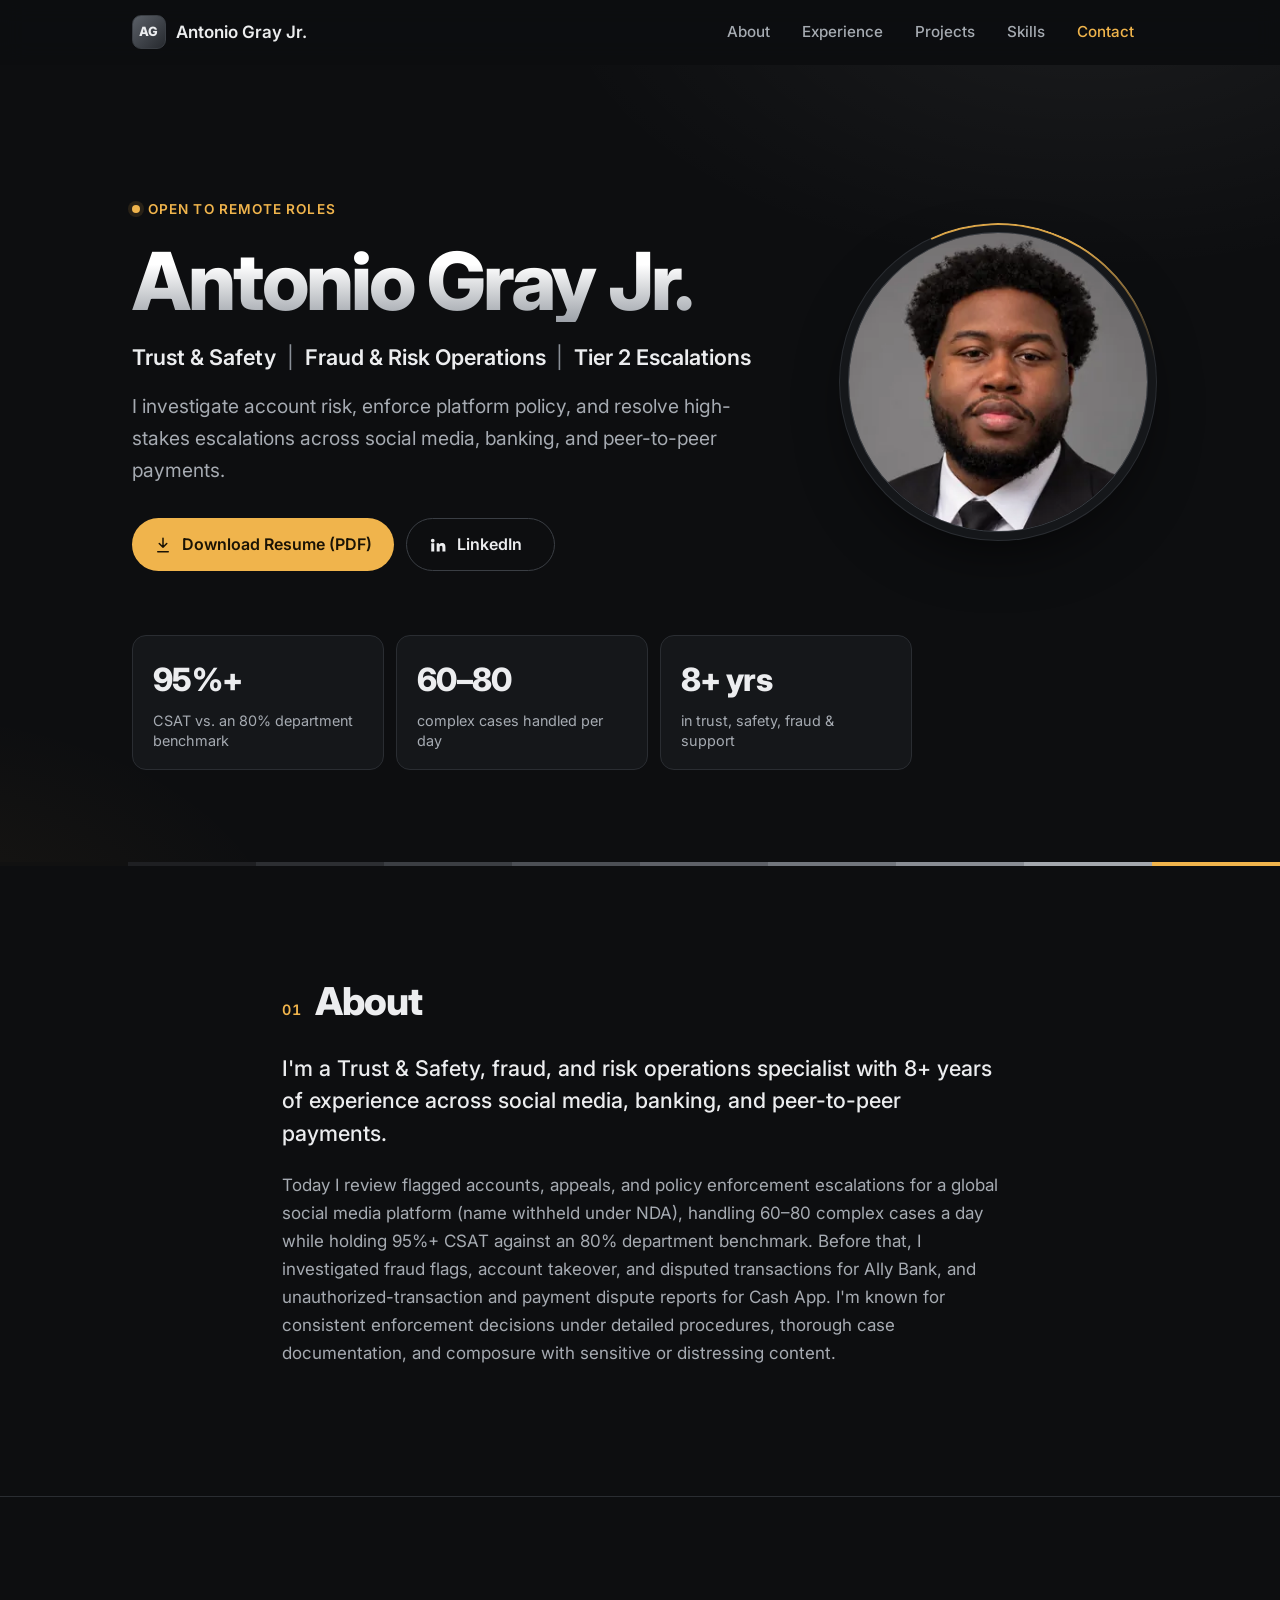
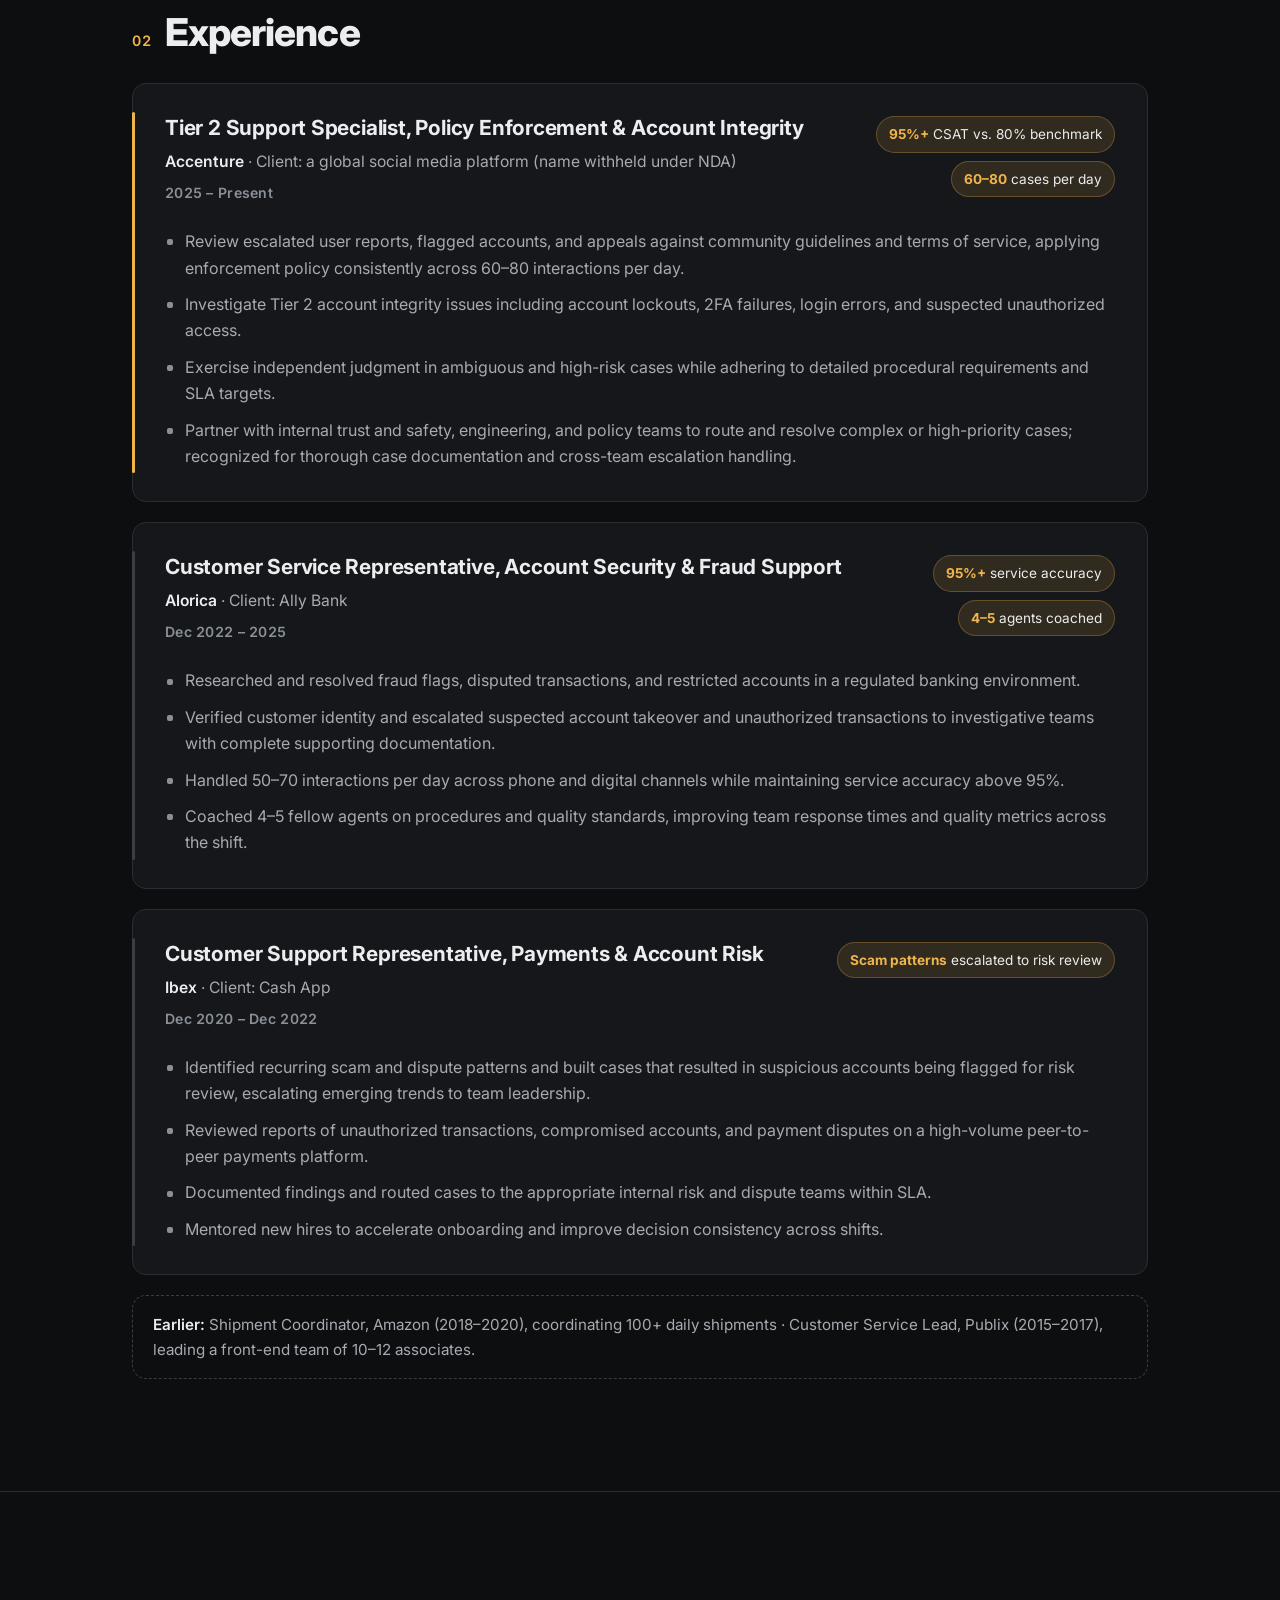
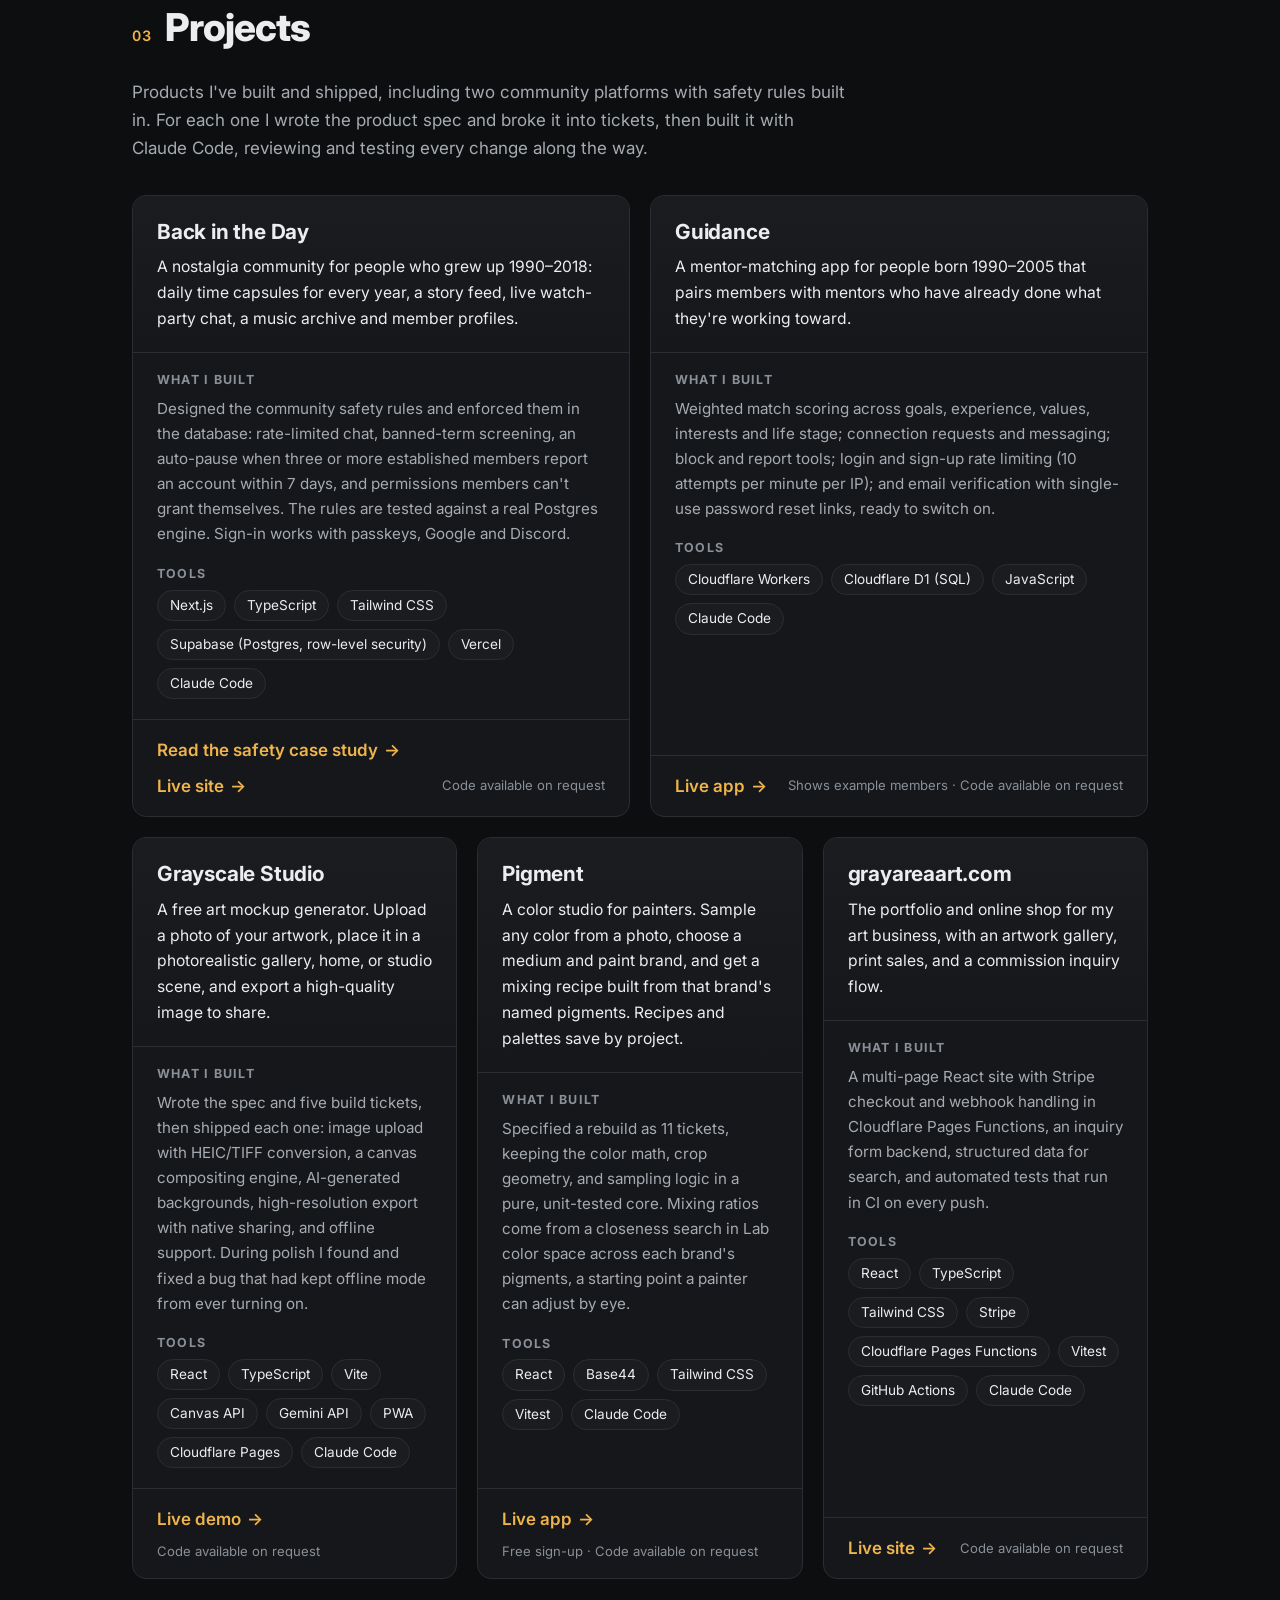
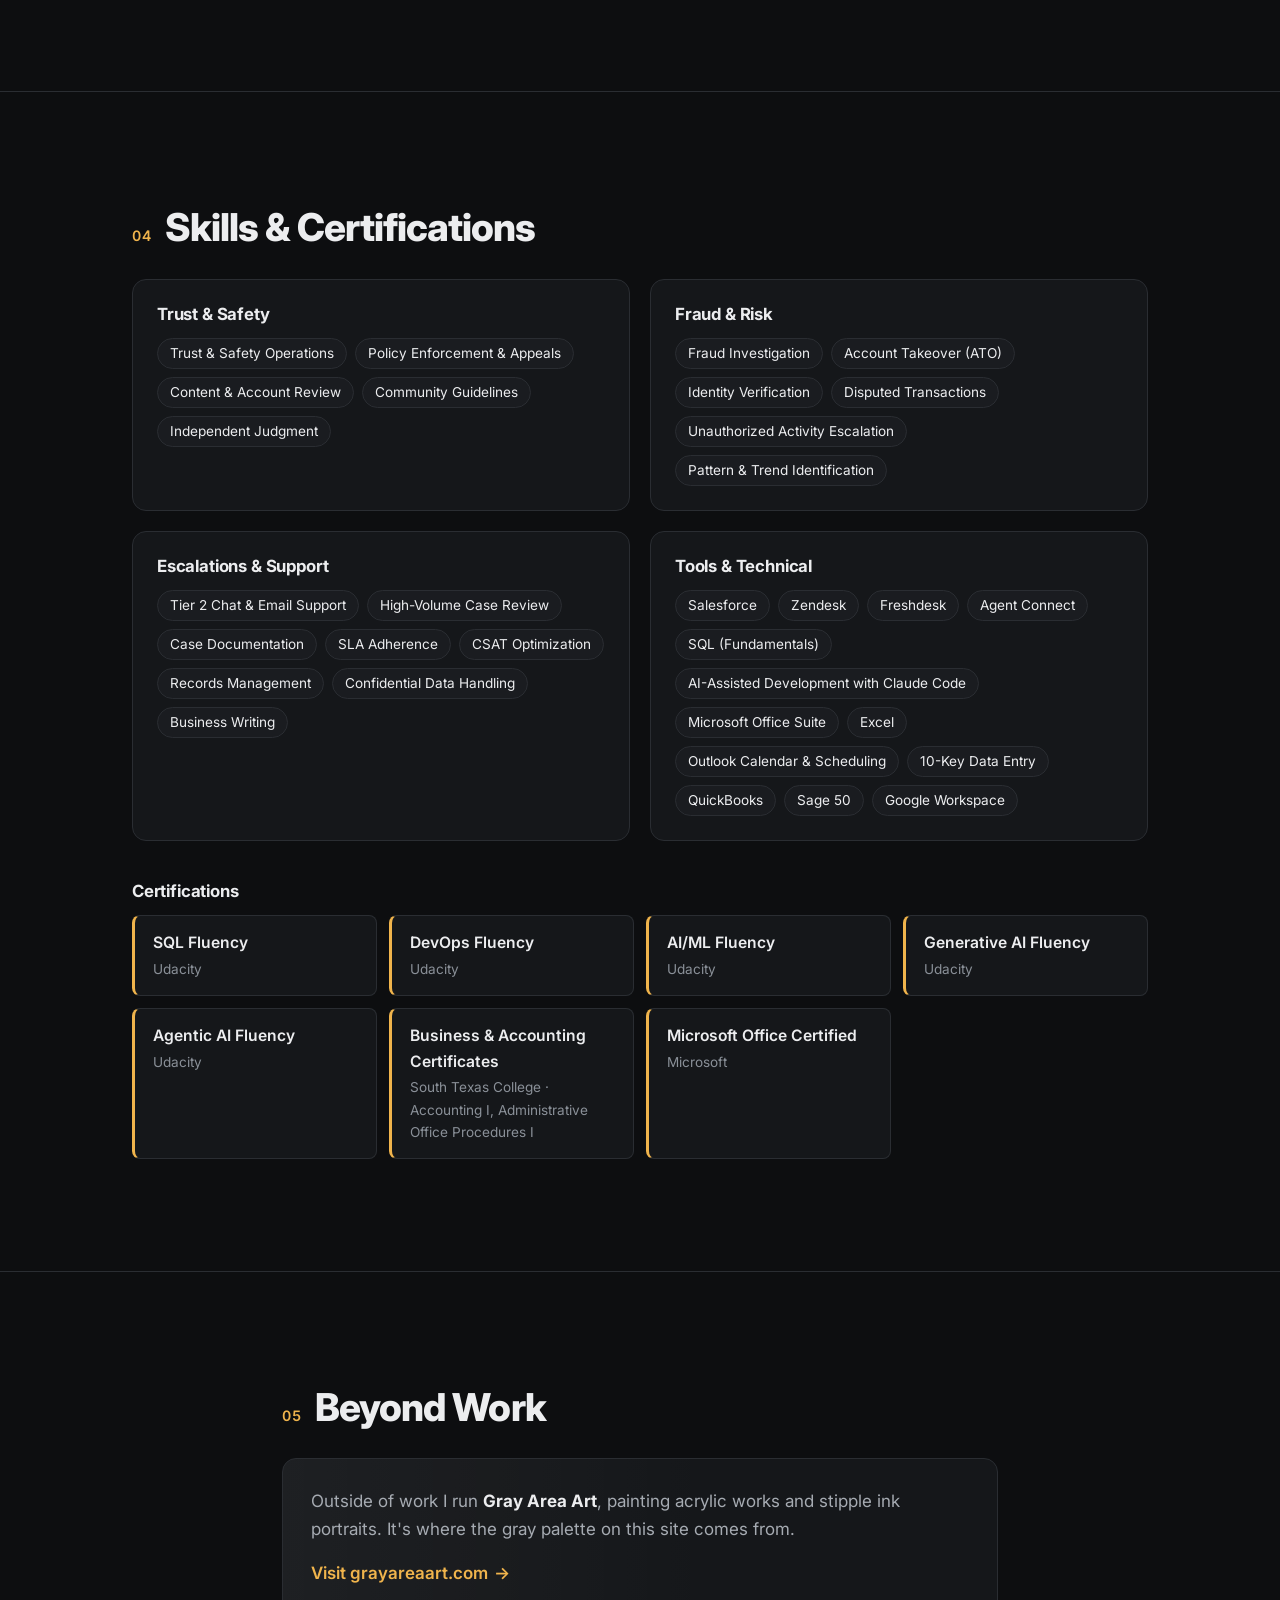
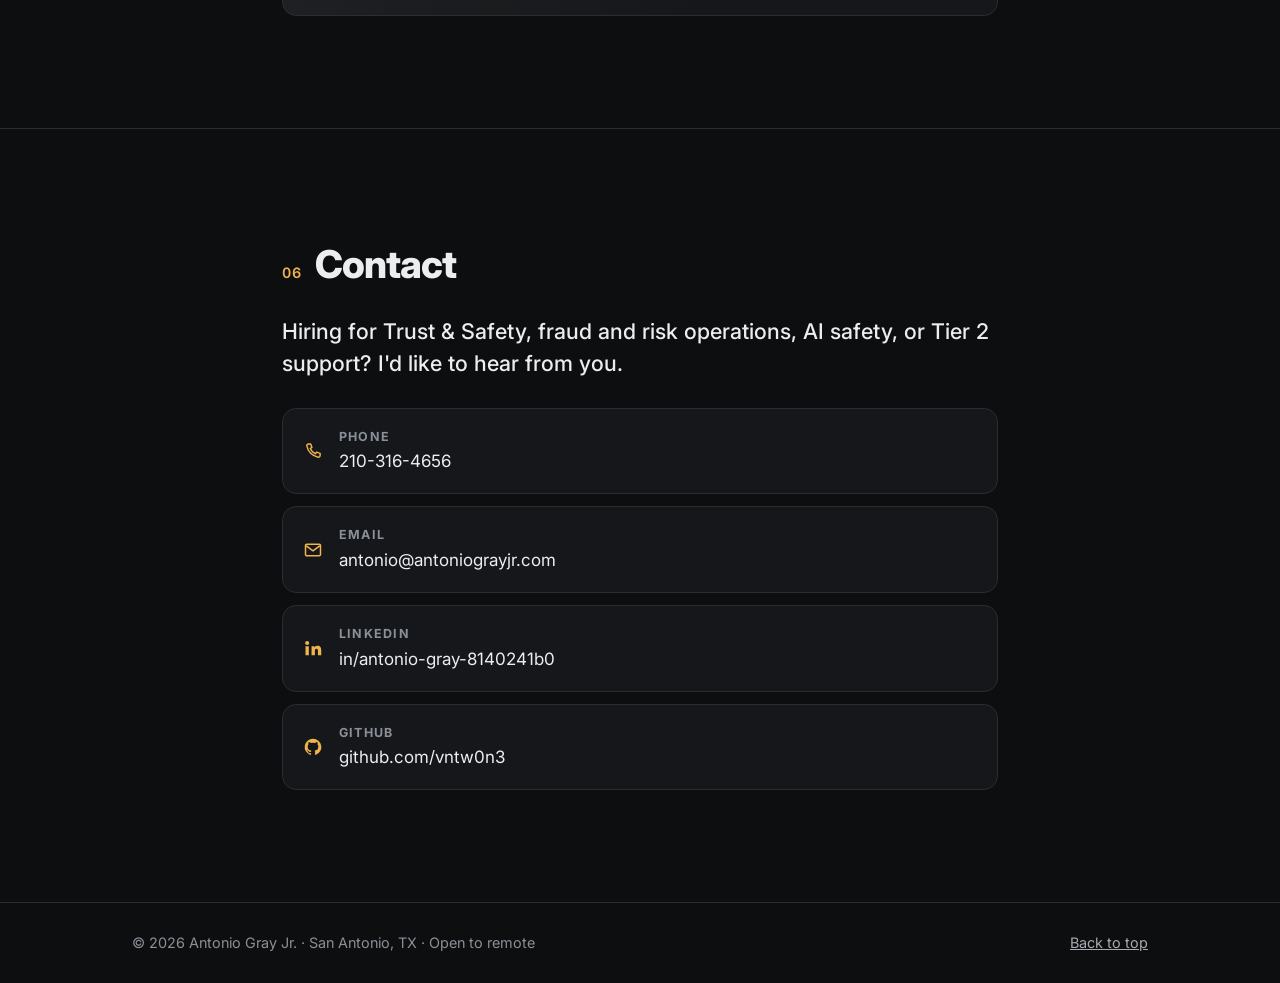
<file: index.html>
<!doctype html>
<html lang="en">
<head>
  <meta charset="utf-8">
  <meta name="viewport" content="width=device-width, initial-scale=1">
  <title>Antonio Gray Jr. | Trust & Safety, Fraud & Risk Operations</title>
  <meta name="description" content="Antonio Gray Jr. is a Trust & Safety, fraud, and risk operations specialist with 8+ years of experience in policy enforcement, fraud investigation, and Tier 2 escalations. Open to remote roles.">
  <meta name="theme-color" content="#0d0e10">
  <meta name="color-scheme" content="dark">
  <!-- Site is already dark; tells the Dark Reader extension not to re-theme it -->
  <meta name="darkreader-lock">
  <meta property="og:type" content="website">
  <meta property="og:title" content="Antonio Gray Jr. | Trust & Safety, Fraud & Risk Operations">
  <meta property="og:description" content="8+ years in policy enforcement, fraud investigation, and Tier 2 escalations across social media, banking, and peer-to-peer payments.">
  <meta property="og:url" content="https://antoniograyjr.com/">
  <meta property="og:image" content="https://antoniograyjr.com/img/og-image.jpg">
  <meta property="og:image:width" content="1200">
  <meta property="og:image:height" content="630">
  <meta property="og:image:alt" content="Antonio Gray Jr., professional headshot, with the headline Trust &amp; Safety, Fraud &amp; Risk Operations, Tier 2 Escalations">
  <meta name="twitter:card" content="summary_large_image">
  <meta name="twitter:image" content="https://antoniograyjr.com/img/og-image.jpg">
  <link rel="preload" as="image" type="image/webp" imagesrcset="img/headshot-320.webp 320w, img/headshot-640.webp 640w" imagesizes="(max-width: 760px) 132px, 300px">
  <link rel="icon" href="favicon.svg" type="image/svg+xml">
  <link rel="preconnect" href="https://fonts.googleapis.com">
  <link rel="preconnect" href="https://fonts.gstatic.com" crossorigin>
  <link href="https://fonts.googleapis.com/css2?family=Inter:wght@400;500;600;700;800&display=swap" rel="stylesheet">
  <link rel="stylesheet" href="styles.css">
  <script src="script.js" defer></script>
</head>
<body>
  <a class="skip-link" href="#main">Skip to content</a>

  <header class="site-header">
    <nav class="nav container" aria-label="Primary">
      <a class="brand" href="#top" aria-label="Antonio Gray Jr., back to top">
        <span class="brand-mark" aria-hidden="true">AG</span>
        <span class="brand-name">Antonio Gray Jr.</span>
      </a>
      <button class="nav-toggle" type="button" aria-expanded="false" aria-controls="nav-menu">
        <span class="sr-only">Menu</span>
        <span class="nav-toggle-bar" aria-hidden="true"></span>
      </button>
      <ul class="nav-menu" id="nav-menu">
        <li><a href="#about">About</a></li>
        <li><a href="#experience">Experience</a></li>
        <li><a href="#projects">Projects</a></li>
        <li><a href="#skills">Skills</a></li>
        <li><a href="#contact">Contact</a></li>
      </ul>
    </nav>
  </header>

  <main id="main">
    <!-- Hero -->
    <section class="hero" id="top" aria-labelledby="hero-title">
      <div class="container">
        <div class="hero-grid">
        <div class="hero-photo">
          <picture>
            <source type="image/webp" srcset="img/headshot-320.webp 320w, img/headshot-640.webp 640w" sizes="(max-width: 760px) 132px, 300px">
            <img src="img/headshot-640.jpg" srcset="img/headshot-320.jpg 320w, img/headshot-640.jpg 640w" sizes="(max-width: 760px) 132px, 300px" width="640" height="640" alt="Antonio Gray Jr., professional headshot" fetchpriority="high" decoding="async">
          </picture>
        </div>
        <div class="hero-text">
        <p class="eyebrow">Open to remote roles</p>
        <h1 id="hero-title">Antonio Gray Jr.</h1>
        <p class="headline"><span class="hl">Trust &amp; Safety</span><span class="sep" aria-hidden="true">|</span><span class="hl">Fraud &amp; Risk Operations</span><span class="sep" aria-hidden="true">|</span><span class="hl">Tier 2 Escalations</span></p>
        <p class="pitch">I investigate account risk, enforce platform policy, and resolve high-stakes escalations across social media, banking, and peer-to-peer payments.</p>
        <div class="hero-actions">
          <a class="btn btn-primary" href="resume/Antonio_Gray_Jr_Resume.pdf" download>
            <svg aria-hidden="true" viewBox="0 0 24 24" width="18" height="18"><path d="M12 3v12m0 0-5-5m5 5 5-5M5 21h14" fill="none" stroke="currentColor" stroke-width="2" stroke-linecap="round" stroke-linejoin="round"/></svg>
            Download Resume (PDF)
          </a>
          <a class="btn btn-ghost" href="https://www.linkedin.com/in/antonio-gray-8140241b0" target="_blank" rel="noopener">
            <svg aria-hidden="true" viewBox="0 0 24 24" width="18" height="18"><path fill="currentColor" d="M4.98 3.5a2.5 2.5 0 1 1 0 5 2.5 2.5 0 0 1 0-5ZM3 9.75h4v11H3v-11Zm6.5 0h3.8v1.5h.05c.53-.95 1.83-1.95 3.77-1.95 4.03 0 4.78 2.5 4.78 5.75v5.7h-4v-5.05c0-1.2-.02-2.75-1.7-2.75-1.7 0-1.95 1.3-1.95 2.66v5.14h-4v-11Z"/></svg>
            LinkedIn<span class="sr-only"> (opens in a new tab)</span>
          </a>
        </div>
        </div>
        </div>
        <ul class="stats" aria-label="Highlights">
          <li><strong>95%+</strong><span>CSAT vs. an 80% department benchmark</span></li>
          <li><strong>60–80</strong><span>complex cases handled per day</span></li>
          <li><strong>8+ yrs</strong><span>in trust, safety, fraud &amp; support</span></li>
        </ul>
      </div>
      <div class="grayscale-bar" aria-hidden="true"></div>
    </section>

    <!-- About -->
    <section class="section" id="about" aria-labelledby="about-title">
      <div class="container narrow">
        <h2 class="section-title" id="about-title"><span class="num" aria-hidden="true">01</span>About</h2>
        <p class="lead">I'm a Trust &amp; Safety, fraud, and risk operations specialist with 8+ years of experience across social media, banking, and peer-to-peer payments.</p>
        <p>Today I review flagged accounts, appeals, and policy enforcement escalations for a global social media platform (name withheld under NDA), handling 60–80 complex cases a day while holding 95%+ CSAT against an 80% department benchmark. Before that, I investigated fraud flags, account takeover, and disputed transactions for Ally Bank, and unauthorized-transaction and payment dispute reports for Cash App. I'm known for consistent enforcement decisions under detailed procedures, thorough case documentation, and composure with sensitive or distressing content.</p>
      </div>
    </section>

    <!-- Experience -->
    <section class="section" id="experience" aria-labelledby="experience-title">
      <div class="container">
        <h2 class="section-title" id="experience-title"><span class="num" aria-hidden="true">02</span>Experience</h2>
        <ol class="timeline">
          <li class="job">
            <div class="job-head">
              <h3>Tier 2 Support Specialist, Policy Enforcement &amp; Account Integrity</h3>
              <p class="job-meta"><span class="org">Accenture</span> · Client: a global social media platform (name withheld under NDA)</p>
              <p class="job-dates">2025 – Present</p>
            </div>
            <ul class="job-highlights" aria-label="Key results">
              <li><strong>95%+</strong> CSAT vs. 80% benchmark</li>
              <li><strong>60–80</strong> cases per day</li>
            </ul>
            <ul class="job-points">
              <li>Review escalated user reports, flagged accounts, and appeals against community guidelines and terms of service, applying enforcement policy consistently across 60–80 interactions per day.</li>
              <li>Investigate Tier 2 account integrity issues including account lockouts, 2FA failures, login errors, and suspected unauthorized access.</li>
              <li>Exercise independent judgment in ambiguous and high-risk cases while adhering to detailed procedural requirements and SLA targets.</li>
              <li>Partner with internal trust and safety, engineering, and policy teams to route and resolve complex or high-priority cases; recognized for thorough case documentation and cross-team escalation handling.</li>
            </ul>
          </li>
          <li class="job">
            <div class="job-head">
              <h3>Customer Service Representative, Account Security &amp; Fraud Support</h3>
              <p class="job-meta"><span class="org">Alorica</span> · Client: Ally Bank</p>
              <p class="job-dates">Dec 2022 – 2025</p>
            </div>
            <ul class="job-highlights" aria-label="Key results">
              <li><strong>95%+</strong> service accuracy</li>
              <li><strong>4–5</strong> agents coached</li>
            </ul>
            <ul class="job-points">
              <li>Researched and resolved fraud flags, disputed transactions, and restricted accounts in a regulated banking environment.</li>
              <li>Verified customer identity and escalated suspected account takeover and unauthorized transactions to investigative teams with complete supporting documentation.</li>
              <li>Handled 50–70 interactions per day across phone and digital channels while maintaining service accuracy above 95%.</li>
              <li>Coached 4–5 fellow agents on procedures and quality standards, improving team response times and quality metrics across the shift.</li>
            </ul>
          </li>
          <li class="job">
            <div class="job-head">
              <h3>Customer Support Representative, Payments &amp; Account Risk</h3>
              <p class="job-meta"><span class="org">Ibex</span> · Client: Cash App</p>
              <p class="job-dates">Dec 2020 – Dec 2022</p>
            </div>
            <ul class="job-highlights" aria-label="Key results">
              <li><strong>Scam patterns</strong> escalated to risk review</li>
            </ul>
            <ul class="job-points">
              <li>Identified recurring scam and dispute patterns and built cases that resulted in suspicious accounts being flagged for risk review, escalating emerging trends to team leadership.</li>
              <li>Reviewed reports of unauthorized transactions, compromised accounts, and payment disputes on a high-volume peer-to-peer payments platform.</li>
              <li>Documented findings and routed cases to the appropriate internal risk and dispute teams within SLA.</li>
              <li>Mentored new hires to accelerate onboarding and improve decision consistency across shifts.</li>
            </ul>
          </li>
        </ol>
        <p class="earlier"><span>Earlier:</span> Shipment Coordinator, Amazon (2018–2020), coordinating 100+ daily shipments · Customer Service Lead, Publix (2015–2017), leading a front-end team of 10–12 associates.</p>
      </div>
    </section>

    <!-- Projects -->
    <section class="section" id="projects" aria-labelledby="projects-title">
      <div class="container">
        <h2 class="section-title" id="projects-title"><span class="num" aria-hidden="true">03</span>Projects</h2>
        <p class="section-intro">Products I've built and shipped, including two community platforms with safety rules built in. For each one I wrote the product spec and broke it into tickets, then built it with Claude Code, reviewing and testing every change along the way.</p>
        <div class="projects">
          <article class="project featured">
            <div class="project-top">
              <h3>Back in the Day</h3>
              <p class="project-what">A nostalgia community for people who grew up 1990–2018: daily time capsules for every year, a story feed, live watch-party chat, a music archive and member profiles.</p>
            </div>
            <div class="project-body">
              <h4>What I built</h4>
              <p>Designed the community safety rules and enforced them in the database: rate-limited chat, banned-term screening, an auto-pause when three or more established members report an account within 7 days, and permissions members can't grant themselves. The rules are tested against a real Postgres engine. Sign-in works with passkeys, Google and Discord.</p>
              <h4>Tools</h4>
              <ul class="tags" aria-label="Tools">
                <li>Next.js</li><li>TypeScript</li><li>Tailwind CSS</li><li>Supabase (Postgres, row-level security)</li><li>Vercel</li><li>Claude Code</li>
              </ul>
            </div>
            <div class="project-links">
              <a class="link-arrow case-link" href="case-study.html">Read the safety case study</a>
              <a class="link-arrow" href="https://www.backinthedayhub.com" target="_blank" rel="noopener">Live site<span class="sr-only"> Back in the Day (opens in a new tab)</span></a>
              <span class="private-note">Code available on request</span>
            </div>
          </article>

          <article class="project featured">
            <div class="project-top">
              <h3>Guidance</h3>
              <p class="project-what">A mentor-matching app for people born 1990–2005 that pairs members with mentors who have already done what they're working toward.</p>
            </div>
            <div class="project-body">
              <h4>What I built</h4>
              <p>Weighted match scoring across goals, experience, values, interests and life stage; connection requests and messaging; block and report tools; login and sign-up rate limiting (10 attempts per minute per IP); and email verification with single-use password reset links, ready to switch on.</p>
              <h4>Tools</h4>
              <ul class="tags" aria-label="Tools">
                <li>Cloudflare Workers</li><li>Cloudflare D1 (SQL)</li><li>JavaScript</li><li>Claude Code</li>
              </ul>
            </div>
            <div class="project-links">
              <a class="link-arrow" href="https://guidance.antoniogray6.workers.dev" target="_blank" rel="noopener">Live app<span class="sr-only"> Guidance (opens in a new tab)</span></a>
              <span class="private-note">Shows example members · Code available on request</span>
            </div>
          </article>

          <article class="project">
            <div class="project-top">
              <h3>Grayscale Studio</h3>
              <p class="project-what">A free art mockup generator. Upload a photo of your artwork, place it in a photorealistic gallery, home, or studio scene, and export a high-quality image to share.</p>
            </div>
            <div class="project-body">
              <h4>What I built</h4>
              <p>Wrote the spec and five build tickets, then shipped each one: image upload with HEIC/TIFF conversion, a canvas compositing engine, AI-generated backgrounds, high-resolution export with native sharing, and offline support. During polish I found and fixed a bug that had kept offline mode from ever turning on.</p>
              <h4>Tools</h4>
              <ul class="tags" aria-label="Tools">
                <li>React</li><li>TypeScript</li><li>Vite</li><li>Canvas API</li><li>Gemini API</li><li>PWA</li><li>Cloudflare Pages</li><li>Claude Code</li>
              </ul>
            </div>
            <div class="project-links">
              <a class="link-arrow" href="https://grayscale-studio.pages.dev" target="_blank" rel="noopener">Live demo<span class="sr-only"> of Grayscale Studio (opens in a new tab)</span></a>
              <span class="private-note">Code available on request</span>
            </div>
          </article>

          <article class="project">
            <div class="project-top">
              <h3>Pigment</h3>
              <p class="project-what">A color studio for painters. Sample any color from a photo, choose a medium and paint brand, and get a mixing recipe built from that brand's named pigments. Recipes and palettes save by project.</p>
            </div>
            <div class="project-body">
              <h4>What I built</h4>
              <p>Specified a rebuild as 11 tickets, keeping the color math, crop geometry, and sampling logic in a pure, unit-tested core. Mixing ratios come from a closeness search in Lab color space across each brand's pigments, a starting point a painter can adjust by eye.</p>
              <h4>Tools</h4>
              <ul class="tags" aria-label="Tools">
                <li>React</li><li>Base44</li><li>Tailwind CSS</li><li>Vitest</li><li>Claude Code</li>
              </ul>
            </div>
            <div class="project-links">
              <a class="link-arrow" href="https://pigment-pilot-mix.base44.app" target="_blank" rel="noopener">Live app<span class="sr-only"> for Pigment (opens in a new tab)</span></a>
              <span class="private-note">Free sign-up · Code available on request</span>
            </div>
          </article>

          <article class="project">
            <div class="project-top">
              <h3>grayareaart.com</h3>
              <p class="project-what">The portfolio and online shop for my art business, with an artwork gallery, print sales, and a commission inquiry flow.</p>
            </div>
            <div class="project-body">
              <h4>What I built</h4>
              <p>A multi-page React site with Stripe checkout and webhook handling in Cloudflare Pages Functions, an inquiry form backend, structured data for search, and automated tests that run in CI on every push.</p>
              <h4>Tools</h4>
              <ul class="tags" aria-label="Tools">
                <li>React</li><li>TypeScript</li><li>Tailwind CSS</li><li>Stripe</li><li>Cloudflare Pages Functions</li><li>Vitest</li><li>GitHub Actions</li><li>Claude Code</li>
              </ul>
            </div>
            <div class="project-links">
              <a class="link-arrow" href="https://grayareaart.com" target="_blank" rel="noopener">Live site<span class="sr-only"> grayareaart.com (opens in a new tab)</span></a>
              <span class="private-note">Code available on request</span>
            </div>
          </article>
        </div>
      </div>
    </section>

    <!-- Skills & Certifications -->
    <section class="section" id="skills" aria-labelledby="skills-title">
      <div class="container">
        <h2 class="section-title" id="skills-title"><span class="num" aria-hidden="true">04</span>Skills &amp; Certifications</h2>
        <div class="skills-grid">
          <div class="skill-group">
            <h3>Trust &amp; Safety</h3>
            <ul class="tags">
              <li>Trust &amp; Safety Operations</li><li>Policy Enforcement &amp; Appeals</li><li>Content &amp; Account Review</li><li>Community Guidelines</li><li>Independent Judgment</li>
            </ul>
          </div>
          <div class="skill-group">
            <h3>Fraud &amp; Risk</h3>
            <ul class="tags">
              <li>Fraud Investigation</li><li>Account Takeover (ATO)</li><li>Identity Verification</li><li>Disputed Transactions</li><li>Unauthorized Activity Escalation</li><li>Pattern &amp; Trend Identification</li>
            </ul>
          </div>
          <div class="skill-group">
            <h3>Escalations &amp; Support</h3>
            <ul class="tags">
              <li>Tier 2 Chat &amp; Email Support</li><li>High-Volume Case Review</li><li>Case Documentation</li><li>SLA Adherence</li><li>CSAT Optimization</li><li>Records Management</li><li>Confidential Data Handling</li><li>Business Writing</li>
            </ul>
          </div>
          <div class="skill-group">
            <h3>Tools &amp; Technical</h3>
            <ul class="tags">
              <li>Salesforce</li><li>Zendesk</li><li>Freshdesk</li><li>Agent Connect</li><li>SQL (Fundamentals)</li><li>AI-Assisted Development with Claude Code</li><li>Microsoft Office Suite</li><li>Excel</li><li>Outlook Calendar &amp; Scheduling</li><li>10-Key Data Entry</li><li>QuickBooks</li><li>Sage 50</li><li>Google Workspace</li>
            </ul>
          </div>
        </div>
        <h3 class="certs-title">Certifications</h3>
        <ul class="certs">
          <li><span class="cert-name">SQL Fluency</span><span class="cert-issuer">Udacity</span></li>
          <li><span class="cert-name">DevOps Fluency</span><span class="cert-issuer">Udacity</span></li>
          <li><span class="cert-name">AI/ML Fluency</span><span class="cert-issuer">Udacity</span></li>
          <li><span class="cert-name">Generative AI Fluency</span><span class="cert-issuer">Udacity</span></li>
          <li><span class="cert-name">Agentic AI Fluency</span><span class="cert-issuer">Udacity</span></li>
          <li><span class="cert-name">Business &amp; Accounting Certificates</span><span class="cert-issuer">South Texas College · Accounting I, Administrative Office Procedures I</span></li>
          <li><span class="cert-name">Microsoft Office Certified</span><span class="cert-issuer">Microsoft</span></li>
        </ul>
      </div>
    </section>

    <!-- Beyond Work -->
    <section class="section" id="beyond" aria-labelledby="beyond-title">
      <div class="container narrow">
        <h2 class="section-title" id="beyond-title"><span class="num" aria-hidden="true">05</span>Beyond Work</h2>
        <div class="beyond">
          <p>Outside of work I run <strong>Gray Area Art</strong>, painting acrylic works and stipple ink portraits. It's where the gray palette on this site comes from.</p>
          <a class="link-arrow" href="https://grayareaart.com" target="_blank" rel="noopener">Visit grayareaart.com<span class="sr-only"> (opens in a new tab)</span></a>
        </div>
      </div>
    </section>

    <!-- Contact -->
    <section class="section contact" id="contact" aria-labelledby="contact-title">
      <div class="container narrow">
        <h2 class="section-title" id="contact-title"><span class="num" aria-hidden="true">06</span>Contact</h2>
        <p class="lead">Hiring for Trust &amp; Safety, fraud and risk operations, AI safety, or Tier 2 support? I'd like to hear from you.</p>
        <ul class="contact-list">
          <li>
            <a href="tel:+12103164656">
              <svg aria-hidden="true" viewBox="0 0 24 24" width="20" height="20"><path d="M6.6 3.5h2.6l1.5 4.2-2 1.4a11.5 11.5 0 0 0 6.2 6.2l1.4-2 4.2 1.5v2.6a2 2 0 0 1-2.2 2A16.5 16.5 0 0 1 4.6 5.7a2 2 0 0 1 2-2.2Z" fill="none" stroke="currentColor" stroke-width="1.8" stroke-linejoin="round"/></svg>
              <span><span class="contact-label">Phone</span>210-316-4656</span>
            </a>
          </li>
          <li>
            <a href="mailto:antonio@antoniograyjr.com">
              <svg aria-hidden="true" viewBox="0 0 24 24" width="20" height="20"><path d="M3 6.5A1.5 1.5 0 0 1 4.5 5h15A1.5 1.5 0 0 1 21 6.5v11a1.5 1.5 0 0 1-1.5 1.5h-15A1.5 1.5 0 0 1 3 17.5v-11Zm1 .5 8 6 8-6" fill="none" stroke="currentColor" stroke-width="1.8" stroke-linejoin="round"/></svg>
              <span><span class="contact-label">Email</span>antonio@antoniograyjr.com</span>
            </a>
          </li>
          <li>
            <a href="https://www.linkedin.com/in/antonio-gray-8140241b0" target="_blank" rel="noopener">
              <svg aria-hidden="true" viewBox="0 0 24 24" width="20" height="20"><path fill="currentColor" d="M4.98 3.5a2.5 2.5 0 1 1 0 5 2.5 2.5 0 0 1 0-5ZM3 9.75h4v11H3v-11Zm6.5 0h3.8v1.5h.05c.53-.95 1.83-1.95 3.77-1.95 4.03 0 4.78 2.5 4.78 5.75v5.7h-4v-5.05c0-1.2-.02-2.75-1.7-2.75-1.7 0-1.95 1.3-1.95 2.66v5.14h-4v-11Z"/></svg>
              <span><span class="contact-label">LinkedIn</span>in/antonio-gray-8140241b0<span class="sr-only"> (opens in a new tab)</span></span>
            </a>
          </li>
          <li>
            <a href="https://github.com/vntw0n3" target="_blank" rel="noopener">
              <svg aria-hidden="true" viewBox="0 0 24 24" width="20" height="20"><path fill="currentColor" d="M12 2a10 10 0 0 0-3.16 19.49c.5.09.68-.22.68-.48v-1.7c-2.78.6-3.37-1.34-3.37-1.34-.45-1.16-1.11-1.47-1.11-1.47-.91-.62.07-.6.07-.6 1 .07 1.53 1.03 1.53 1.03.9 1.52 2.34 1.08 2.91.83.09-.65.35-1.09.63-1.34-2.22-.25-4.55-1.11-4.55-4.94 0-1.09.39-1.98 1.03-2.68-.1-.25-.45-1.27.1-2.65 0 0 .84-.27 2.75 1.02a9.56 9.56 0 0 1 5 0c1.91-1.3 2.75-1.02 2.75-1.02.55 1.38.2 2.4.1 2.65.64.7 1.03 1.59 1.03 2.68 0 3.84-2.34 4.68-4.57 4.93.36.31.68.92.68 1.85v2.74c0 .27.18.58.69.48A10 10 0 0 0 12 2Z"/></svg>
              <span><span class="contact-label">GitHub</span>github.com/vntw0n3<span class="sr-only"> (opens in a new tab)</span></span>
            </a>
          </li>
        </ul>
      </div>
    </section>
  </main>

  <footer class="site-footer">
    <div class="container">
      <p>© <span data-year>2026</span> Antonio Gray Jr. · San Antonio, TX · Open to remote</p>
      <a href="#top">Back to top</a>
    </div>
  </footer>
</body>
</html>
</file>
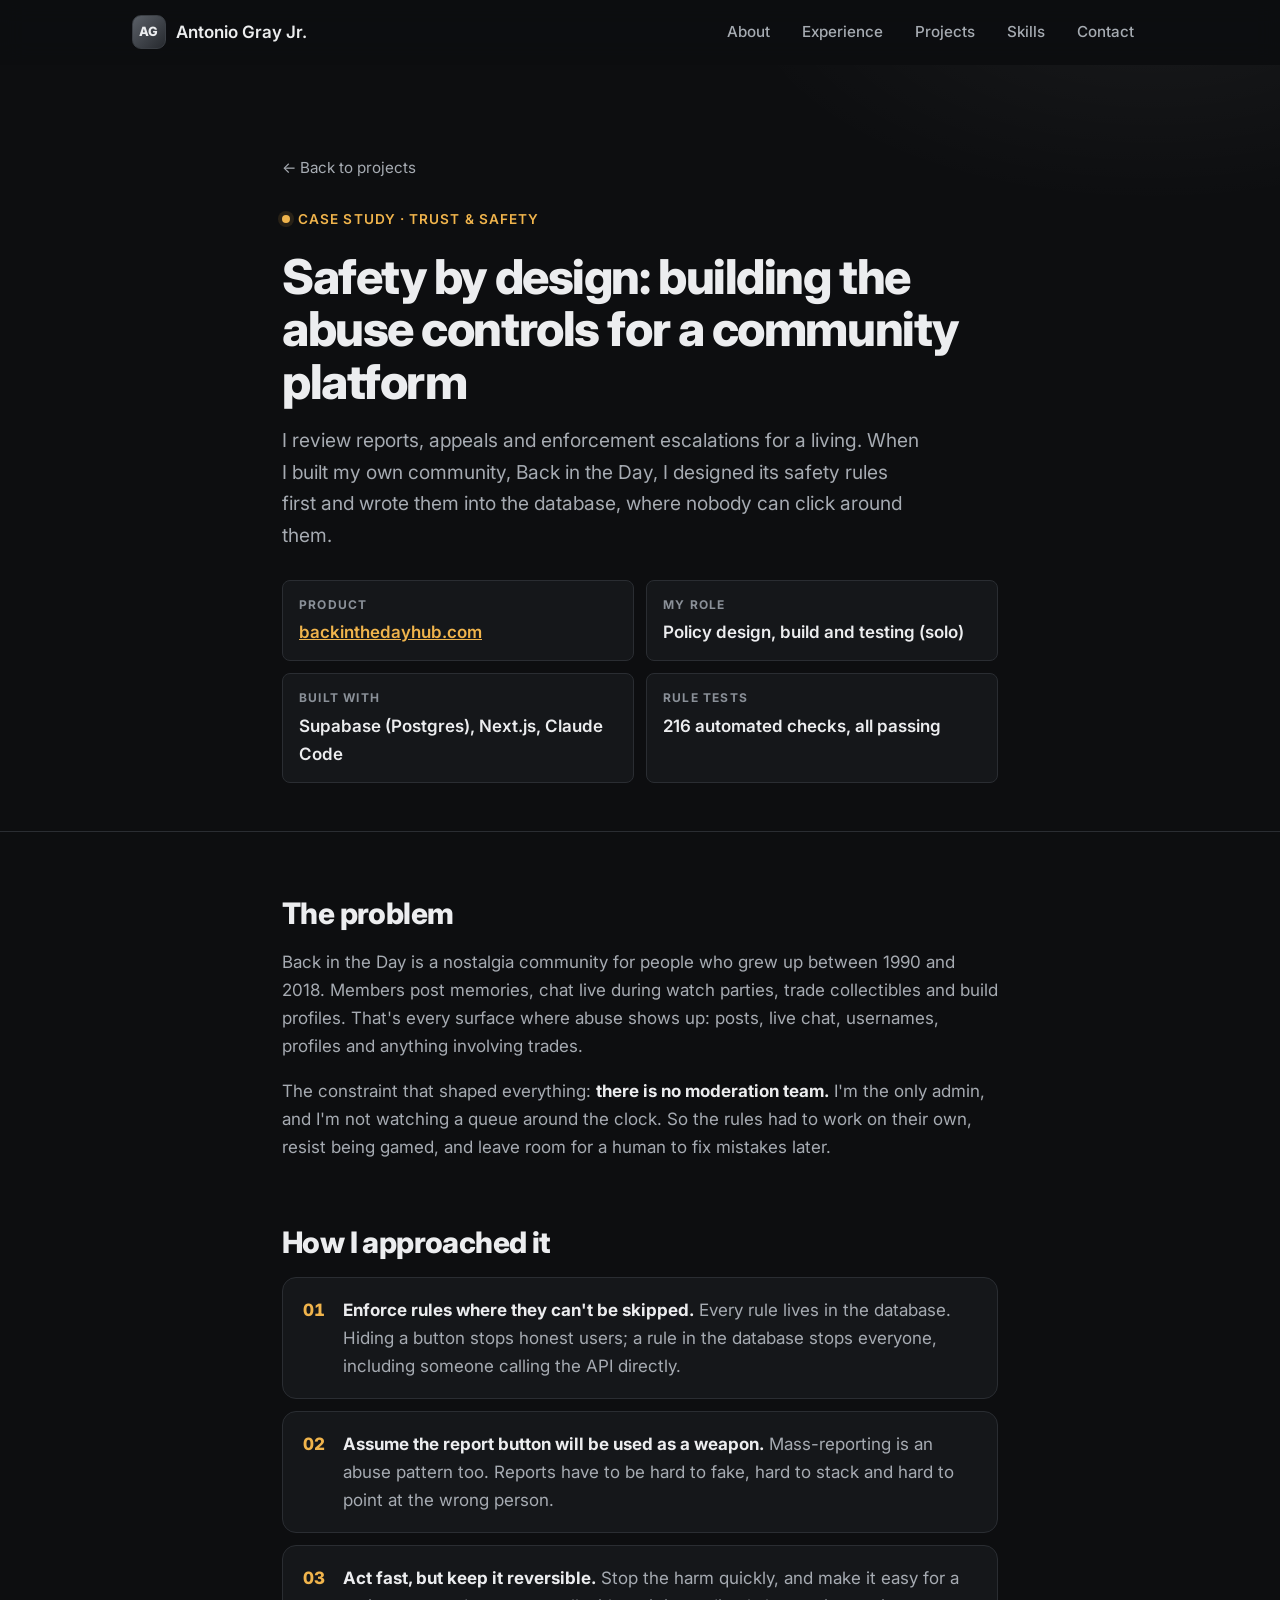
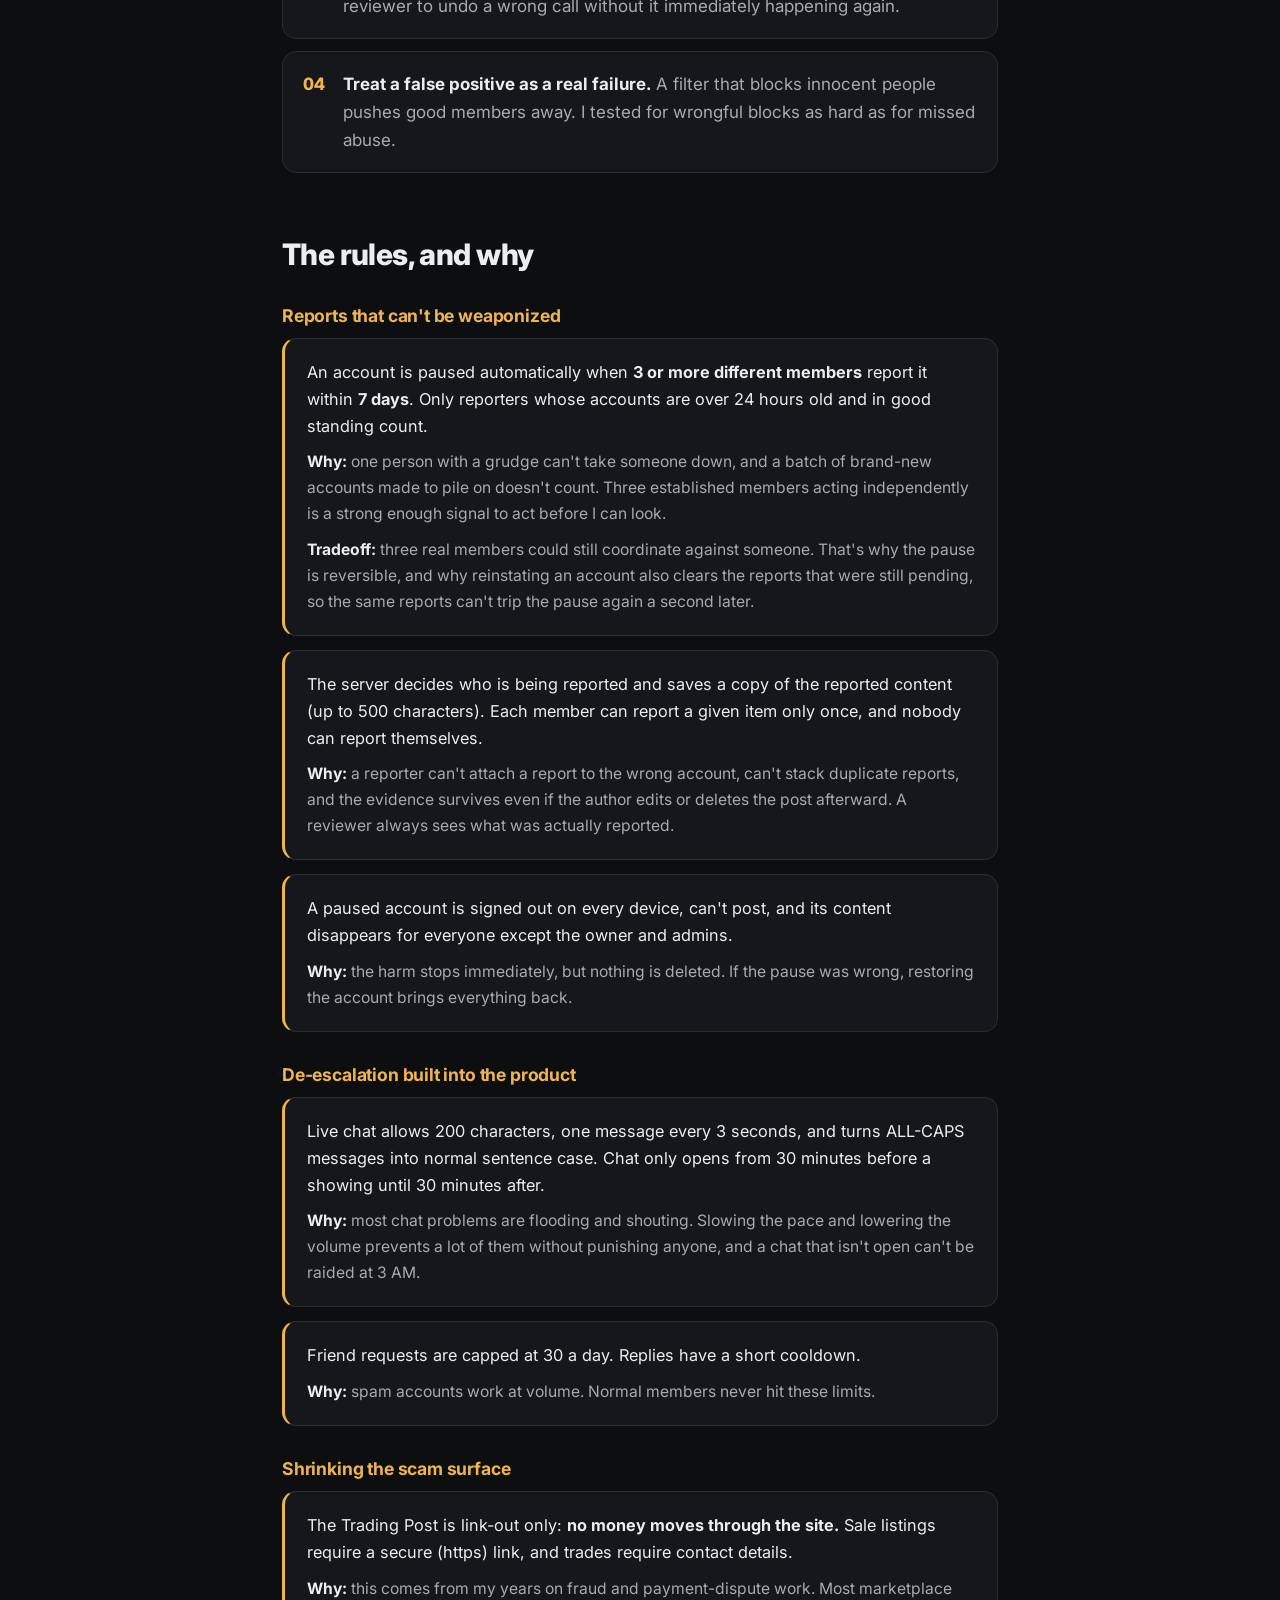
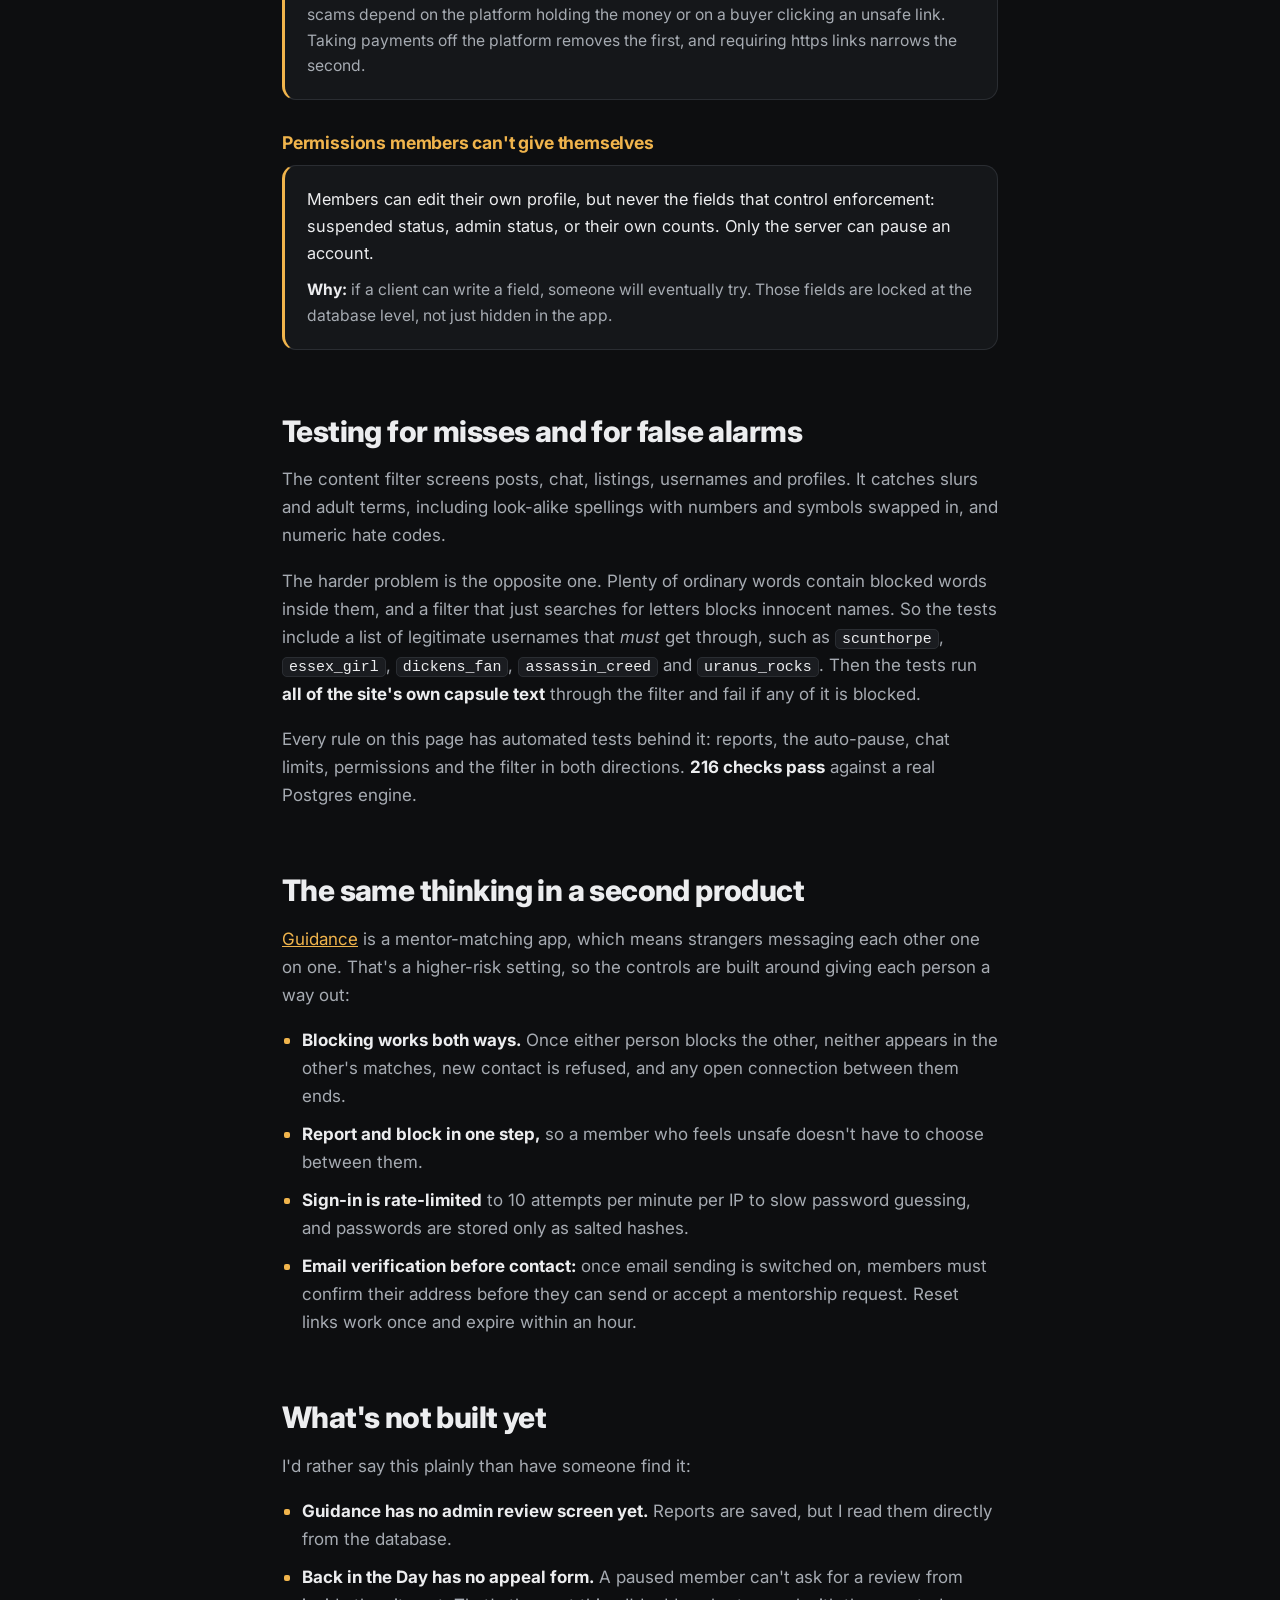
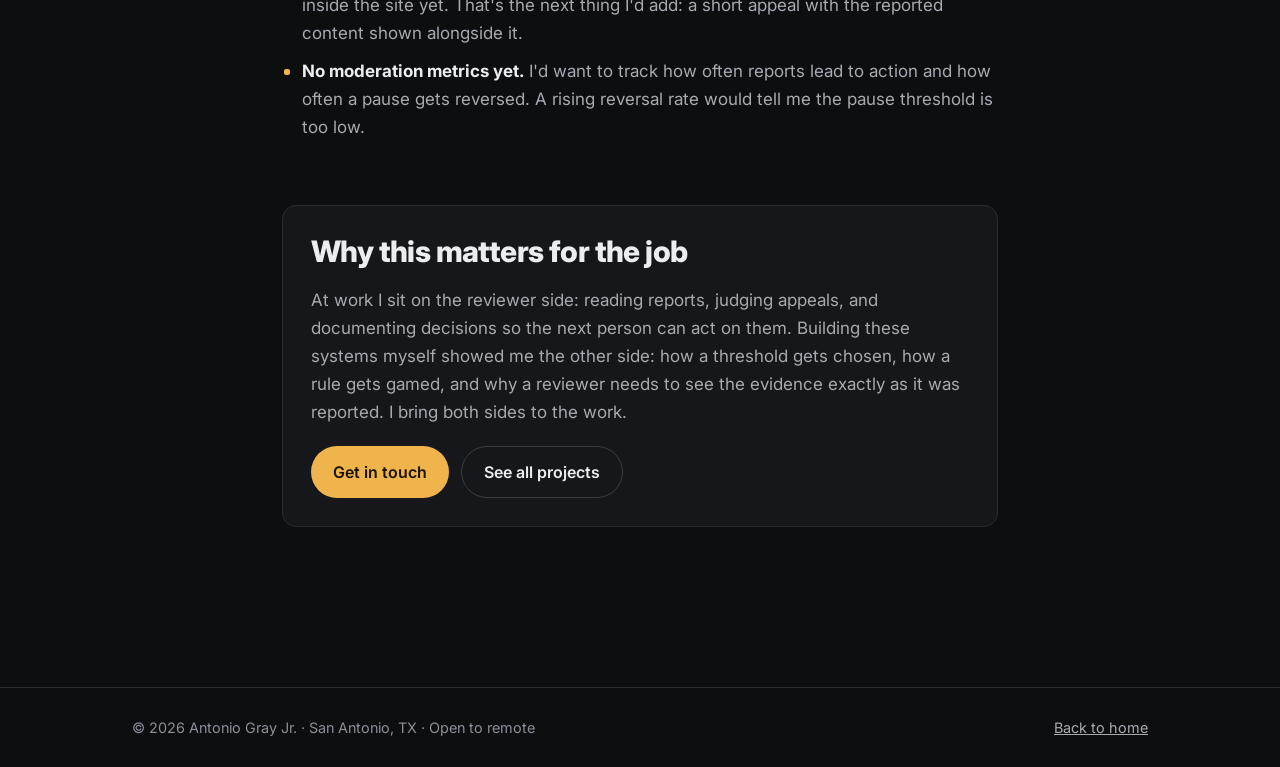
<file: case-study.html>
<!doctype html>
<html lang="en">
<head>
  <meta charset="utf-8">
  <meta name="viewport" content="width=device-width, initial-scale=1">
  <title>Safety by Design: Back in the Day | Antonio Gray Jr.</title>
  <meta name="description" content="Case study: how Antonio Gray Jr. designed and tested the moderation and abuse controls for Back in the Day, a community platform, and carried the same thinking into Guidance.">
  <meta name="theme-color" content="#0d0e10">
  <meta name="color-scheme" content="dark">
  <!-- Site is already dark; tells the Dark Reader extension not to re-theme it -->
  <meta name="darkreader-lock">
  <meta property="og:type" content="article">
  <meta property="og:title" content="Safety by Design: Back in the Day">
  <meta property="og:description" content="How I designed, built and tested the abuse controls for a community platform: report rules that resist brigading, filters tested for false positives, and enforcement that can be undone.">
  <meta property="og:url" content="https://antoniograyjr.com/case-study">
  <meta property="og:image" content="https://antoniograyjr.com/img/og-image.jpg">
  <meta name="twitter:card" content="summary_large_image">
  <link rel="icon" href="favicon.svg" type="image/svg+xml">
  <link rel="preconnect" href="https://fonts.googleapis.com">
  <link rel="preconnect" href="https://fonts.gstatic.com" crossorigin>
  <link href="https://fonts.googleapis.com/css2?family=Inter:wght@400;500;600;700;800&display=swap" rel="stylesheet">
  <link rel="stylesheet" href="styles.css">
  <script src="script.js" defer></script>
</head>
<body class="case">
  <a class="skip-link" href="#main">Skip to content</a>

  <header class="site-header">
    <nav class="nav container" aria-label="Primary">
      <a class="brand" href="index.html" aria-label="Antonio Gray Jr., home">
        <span class="brand-mark" aria-hidden="true">AG</span>
        <span class="brand-name">Antonio Gray Jr.</span>
      </a>
      <button class="nav-toggle" type="button" aria-expanded="false" aria-controls="nav-menu">
        <span class="sr-only">Menu</span>
        <span class="nav-toggle-bar" aria-hidden="true"></span>
      </button>
      <ul class="nav-menu" id="nav-menu">
        <li><a href="index.html#about">About</a></li>
        <li><a href="index.html#experience">Experience</a></li>
        <li><a href="index.html#projects">Projects</a></li>
        <li><a href="index.html#skills">Skills</a></li>
        <li><a href="index.html#contact">Contact</a></li>
      </ul>
    </nav>
  </header>

  <main id="main">
    <article>
      <header class="case-hero">
        <div class="container narrow">
          <a class="back-link" href="index.html#projects">← Back to projects</a>
          <p class="eyebrow">Case study · Trust &amp; Safety</p>
          <h1>Safety by design: building the abuse controls for a community platform</h1>
          <p class="pitch">I review reports, appeals and enforcement escalations for a living. When I built my own community, Back in the Day, I designed its safety rules first and wrote them into the database, where nobody can click around them.</p>
          <dl class="case-facts">
            <div><dt>Product</dt><dd><a href="https://www.backinthedayhub.com" target="_blank" rel="noopener">backinthedayhub.com<span class="sr-only"> (opens in a new tab)</span></a></dd></div>
            <div><dt>My role</dt><dd>Policy design, build and testing (solo)</dd></div>
            <div><dt>Built with</dt><dd>Supabase (Postgres), Next.js, Claude Code</dd></div>
            <div><dt>Rule tests</dt><dd>216 automated checks, all passing</dd></div>
          </dl>
        </div>
      </header>

      <div class="container narrow case-body">

        <section aria-labelledby="problem">
          <h2 id="problem">The problem</h2>
          <p>Back in the Day is a nostalgia community for people who grew up between 1990 and 2018. Members post memories, chat live during watch parties, trade collectibles and build profiles. That's every surface where abuse shows up: posts, live chat, usernames, profiles and anything involving trades.</p>
          <p>The constraint that shaped everything: <strong>there is no moderation team.</strong> I'm the only admin, and I'm not watching a queue around the clock. So the rules had to work on their own, resist being gamed, and leave room for a human to fix mistakes later.</p>
        </section>

        <section aria-labelledby="principles">
          <h2 id="principles">How I approached it</h2>
          <ol class="principles">
            <li><strong>Enforce rules where they can't be skipped.</strong> Every rule lives in the database. Hiding a button stops honest users; a rule in the database stops everyone, including someone calling the API directly.</li>
            <li><strong>Assume the report button will be used as a weapon.</strong> Mass-reporting is an abuse pattern too. Reports have to be hard to fake, hard to stack and hard to point at the wrong person.</li>
            <li><strong>Act fast, but keep it reversible.</strong> Stop the harm quickly, and make it easy for a reviewer to undo a wrong call without it immediately happening again.</li>
            <li><strong>Treat a false positive as a real failure.</strong> A filter that blocks innocent people pushes good members away. I tested for wrongful blocks as hard as for missed abuse.</li>
          </ol>
        </section>

        <section aria-labelledby="decisions">
          <h2 id="decisions">The rules, and why</h2>

          <h3>Reports that can't be weaponized</h3>
          <div class="decision">
            <p class="rule">An account is paused automatically when <strong>3 or more different members</strong> report it within <strong>7 days</strong>. Only reporters whose accounts are over 24 hours old and in good standing count.</p>
            <p><span class="label">Why:</span> one person with a grudge can't take someone down, and a batch of brand-new accounts made to pile on doesn't count. Three established members acting independently is a strong enough signal to act before I can look.</p>
            <p><span class="label">Tradeoff:</span> three real members could still coordinate against someone. That's why the pause is reversible, and why reinstating an account also clears the reports that were still pending, so the same reports can't trip the pause again a second later.</p>
          </div>
          <div class="decision">
            <p class="rule">The server decides who is being reported and saves a copy of the reported content (up to 500 characters). Each member can report a given item only once, and nobody can report themselves.</p>
            <p><span class="label">Why:</span> a reporter can't attach a report to the wrong account, can't stack duplicate reports, and the evidence survives even if the author edits or deletes the post afterward. A reviewer always sees what was actually reported.</p>
          </div>
          <div class="decision">
            <p class="rule">A paused account is signed out on every device, can't post, and its content disappears for everyone except the owner and admins.</p>
            <p><span class="label">Why:</span> the harm stops immediately, but nothing is deleted. If the pause was wrong, restoring the account brings everything back.</p>
          </div>

          <h3>De-escalation built into the product</h3>
          <div class="decision">
            <p class="rule">Live chat allows 200 characters, one message every 3 seconds, and turns ALL-CAPS messages into normal sentence case. Chat only opens from 30 minutes before a showing until 30 minutes after.</p>
            <p><span class="label">Why:</span> most chat problems are flooding and shouting. Slowing the pace and lowering the volume prevents a lot of them without punishing anyone, and a chat that isn't open can't be raided at 3 AM.</p>
          </div>
          <div class="decision">
            <p class="rule">Friend requests are capped at 30 a day. Replies have a short cooldown.</p>
            <p><span class="label">Why:</span> spam accounts work at volume. Normal members never hit these limits.</p>
          </div>

          <h3>Shrinking the scam surface</h3>
          <div class="decision">
            <p class="rule">The Trading Post is link-out only: <strong>no money moves through the site.</strong> Sale listings require a secure (https) link, and trades require contact details.</p>
            <p><span class="label">Why:</span> this comes from my years on fraud and payment-dispute work. Most marketplace scams depend on the platform holding the money or on a buyer clicking an unsafe link. Taking payments off the platform removes the first, and requiring https links narrows the second.</p>
          </div>

          <h3>Permissions members can't give themselves</h3>
          <div class="decision">
            <p class="rule">Members can edit their own profile, but never the fields that control enforcement: suspended status, admin status, or their own counts. Only the server can pause an account.</p>
            <p><span class="label">Why:</span> if a client can write a field, someone will eventually try. Those fields are locked at the database level, not just hidden in the app.</p>
          </div>
        </section>

        <section aria-labelledby="testing">
          <h2 id="testing">Testing for misses and for false alarms</h2>
          <p>The content filter screens posts, chat, listings, usernames and profiles. It catches slurs and adult terms, including look-alike spellings with numbers and symbols swapped in, and numeric hate codes.</p>
          <p>The harder problem is the opposite one. Plenty of ordinary words contain blocked words inside them, and a filter that just searches for letters blocks innocent names. So the tests include a list of legitimate usernames that <em>must</em> get through, such as <code>scunthorpe</code>, <code>essex_girl</code>, <code>dickens_fan</code>, <code>assassin_creed</code> and <code>uranus_rocks</code>. Then the tests run <strong>all of the site's own capsule text</strong> through the filter and fail if any of it is blocked.</p>
          <p>Every rule on this page has automated tests behind it: reports, the auto-pause, chat limits, permissions and the filter in both directions. <strong>216 checks pass</strong> against a real Postgres engine.</p>
        </section>

        <section aria-labelledby="guidance">
          <h2 id="guidance">The same thinking in a second product</h2>
          <p><a href="https://guidance.antoniogray6.workers.dev" target="_blank" rel="noopener">Guidance<span class="sr-only"> (opens in a new tab)</span></a> is a mentor-matching app, which means strangers messaging each other one on one. That's a higher-risk setting, so the controls are built around giving each person a way out:</p>
          <ul class="case-list">
            <li><strong>Blocking works both ways.</strong> Once either person blocks the other, neither appears in the other's matches, new contact is refused, and any open connection between them ends.</li>
            <li><strong>Report and block in one step,</strong> so a member who feels unsafe doesn't have to choose between them.</li>
            <li><strong>Sign-in is rate-limited</strong> to 10 attempts per minute per IP to slow password guessing, and passwords are stored only as salted hashes.</li>
            <li><strong>Email verification before contact:</strong> once email sending is switched on, members must confirm their address before they can send or accept a mentorship request. Reset links work once and expire within an hour.</li>
          </ul>
        </section>

        <section aria-labelledby="next">
          <h2 id="next">What's not built yet</h2>
          <p>I'd rather say this plainly than have someone find it:</p>
          <ul class="case-list">
            <li><strong>Guidance has no admin review screen yet.</strong> Reports are saved, but I read them directly from the database.</li>
            <li><strong>Back in the Day has no appeal form.</strong> A paused member can't ask for a review from inside the site yet. That's the next thing I'd add: a short appeal with the reported content shown alongside it.</li>
            <li><strong>No moderation metrics yet.</strong> I'd want to track how often reports lead to action and how often a pause gets reversed. A rising reversal rate would tell me the pause threshold is too low.</li>
          </ul>
        </section>

        <section class="case-close" aria-labelledby="close">
          <h2 id="close">Why this matters for the job</h2>
          <p>At work I sit on the reviewer side: reading reports, judging appeals, and documenting decisions so the next person can act on them. Building these systems myself showed me the other side: how a threshold gets chosen, how a rule gets gamed, and why a reviewer needs to see the evidence exactly as it was reported. I bring both sides to the work.</p>
          <div class="hero-actions">
            <a class="btn btn-primary" href="index.html#contact">Get in touch</a>
            <a class="btn btn-ghost" href="index.html#projects">See all projects</a>
          </div>
        </section>
      </div>
    </article>
  </main>

  <footer class="site-footer">
    <div class="container">
      <p>© <span data-year>2026</span> Antonio Gray Jr. · San Antonio, TX · Open to remote</p>
      <a href="index.html">Back to home</a>
    </div>
  </footer>
</body>
</html>
</file>
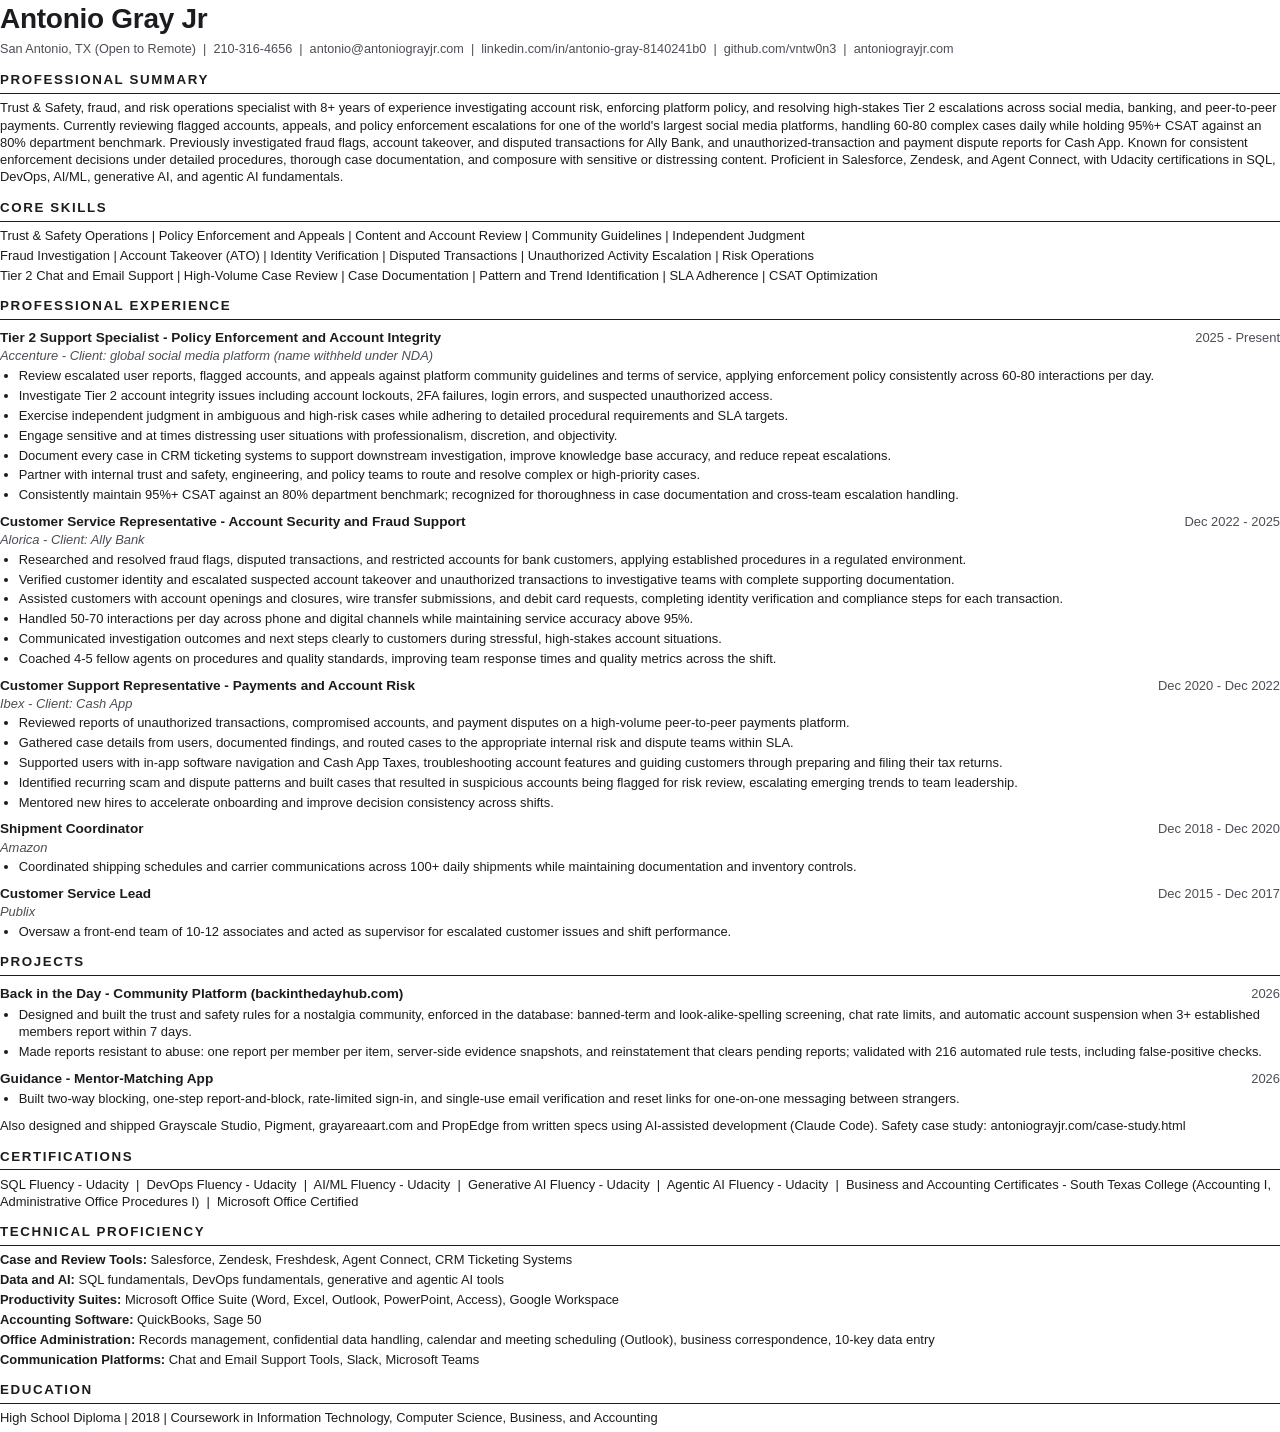
<file: resume/resume.html>
<!doctype html>
<html lang="en">
<head>
<meta charset="utf-8">
<title>Antonio Gray Jr. Resume</title>
<!-- Source for resume/Antonio_Gray_Jr_Resume.pdf. -->
<style>
  @page { size: Letter; margin: 0.45in 0.55in; }
  * { box-sizing: border-box; }
  body { margin: 0; font-family: "Segoe UI", Calibri, Arial, sans-serif; font-size: 9.7pt; line-height: 1.33; color: #1b1c1f; }
  h1 { font-size: 21pt; margin: 0; letter-spacing: -0.01em; }
  .contact { margin: 3pt 0 0; color: #4a4e55; font-size: 9.5pt; }
  .contact a { color: inherit; text-decoration: none; }
  h2 { font-size: 10pt; letter-spacing: .12em; text-transform: uppercase; margin: 10pt 0 4pt; padding-bottom: 3pt; border-bottom: 1.5px solid #1b1c1f; }
  p { margin: 0 0 4pt; }
  ul { margin: 2pt 0 7pt; padding-left: 14pt; }
  li { margin-bottom: 2pt; }
  .role { display: flex; justify-content: space-between; gap: 12pt; margin-top: 7pt; }
  .role b { font-size: 10.2pt; }
  .dates { white-space: nowrap; color: #4a4e55; }
  .org { color: #4a4e55; font-style: italic; margin: 0 0 2pt; }
  .skills p { margin-bottom: 2pt; }
  .role, h2 { break-after: avoid; }
  li { break-inside: avoid; }
</style>
</head>
<body>
  <h1>Antonio Gray Jr</h1>
  <p class="contact">San Antonio, TX (Open to Remote) &nbsp;|&nbsp; <a href="tel:+12103164656">210-316-4656</a> &nbsp;|&nbsp; <a href="mailto:antonio@antoniograyjr.com">antonio@antoniograyjr.com</a> &nbsp;|&nbsp; <a href="https://www.linkedin.com/in/antonio-gray-8140241b0">linkedin.com/in/antonio-gray-8140241b0</a> &nbsp;|&nbsp; <a href="https://github.com/vntw0n3">github.com/vntw0n3</a> &nbsp;|&nbsp; <a href="https://antoniograyjr.com/">antoniograyjr.com</a></p>

  <h2>Professional Summary</h2>
  <p>Trust &amp; Safety, fraud, and risk operations specialist with 8+ years of experience investigating account risk, enforcing platform policy, and resolving high-stakes Tier 2 escalations across social media, banking, and peer-to-peer payments. Currently reviewing flagged accounts, appeals, and policy enforcement escalations for one of the world's largest social media platforms, handling 60-80 complex cases daily while holding 95%+ CSAT against an 80% department benchmark. Previously investigated fraud flags, account takeover, and disputed transactions for Ally Bank, and unauthorized-transaction and payment dispute reports for Cash App. Known for consistent enforcement decisions under detailed procedures, thorough case documentation, and composure with sensitive or distressing content. Proficient in Salesforce, Zendesk, and Agent Connect, with Udacity certifications in SQL, DevOps, AI/ML, generative AI, and agentic AI fundamentals.</p>

  <h2>Core Skills</h2>
  <div class="skills">
    <p>Trust &amp; Safety Operations | Policy Enforcement and Appeals | Content and Account Review | Community Guidelines | Independent Judgment</p>
    <p>Fraud Investigation | Account Takeover (ATO) | Identity Verification | Disputed Transactions | Unauthorized Activity Escalation | Risk Operations</p>
    <p>Tier 2 Chat and Email Support | High-Volume Case Review | Case Documentation | Pattern and Trend Identification | SLA Adherence | CSAT Optimization</p>
  </div>

  <h2>Professional Experience</h2>
  <div class="role"><b>Tier 2 Support Specialist - Policy Enforcement and Account Integrity</b><span class="dates">2025 - Present</span></div>
  <p class="org">Accenture - Client: global social media platform (name withheld under NDA)</p>
  <ul>
    <li>Review escalated user reports, flagged accounts, and appeals against platform community guidelines and terms of service, applying enforcement policy consistently across 60-80 interactions per day.</li>
    <li>Investigate Tier 2 account integrity issues including account lockouts, 2FA failures, login errors, and suspected unauthorized access.</li>
    <li>Exercise independent judgment in ambiguous and high-risk cases while adhering to detailed procedural requirements and SLA targets.</li>
    <li>Engage sensitive and at times distressing user situations with professionalism, discretion, and objectivity.</li>
    <li>Document every case in CRM ticketing systems to support downstream investigation, improve knowledge base accuracy, and reduce repeat escalations.</li>
    <li>Partner with internal trust and safety, engineering, and policy teams to route and resolve complex or high-priority cases.</li>
    <li>Consistently maintain 95%+ CSAT against an 80% department benchmark; recognized for thoroughness in case documentation and cross-team escalation handling.</li>
  </ul>

  <div class="role"><b>Customer Service Representative - Account Security and Fraud Support</b><span class="dates">Dec 2022 - 2025</span></div>
  <p class="org">Alorica - Client: Ally Bank</p>
  <ul>
    <li>Researched and resolved fraud flags, disputed transactions, and restricted accounts for bank customers, applying established procedures in a regulated environment.</li>
    <li>Verified customer identity and escalated suspected account takeover and unauthorized transactions to investigative teams with complete supporting documentation.</li>
    <li>Assisted customers with account openings and closures, wire transfer submissions, and debit card requests, completing identity verification and compliance steps for each transaction.</li>
    <li>Handled 50-70 interactions per day across phone and digital channels while maintaining service accuracy above 95%.</li>
    <li>Communicated investigation outcomes and next steps clearly to customers during stressful, high-stakes account situations.</li>
    <li>Coached 4-5 fellow agents on procedures and quality standards, improving team response times and quality metrics across the shift.</li>
  </ul>

  <div class="role"><b>Customer Support Representative - Payments and Account Risk</b><span class="dates">Dec 2020 - Dec 2022</span></div>
  <p class="org">Ibex - Client: Cash App</p>
  <ul>
    <li>Reviewed reports of unauthorized transactions, compromised accounts, and payment disputes on a high-volume peer-to-peer payments platform.</li>
    <li>Gathered case details from users, documented findings, and routed cases to the appropriate internal risk and dispute teams within SLA.</li>
    <li>Supported users with in-app software navigation and Cash App Taxes, troubleshooting account features and guiding customers through preparing and filing their tax returns.</li>
    <li>Identified recurring scam and dispute patterns and built cases that resulted in suspicious accounts being flagged for risk review, escalating emerging trends to team leadership.</li>
    <li>Mentored new hires to accelerate onboarding and improve decision consistency across shifts.</li>
  </ul>

  <div class="role"><b>Shipment Coordinator</b><span class="dates">Dec 2018 - Dec 2020</span></div>
  <p class="org">Amazon</p>
  <ul>
    <li>Coordinated shipping schedules and carrier communications across 100+ daily shipments while maintaining documentation and inventory controls.</li>
  </ul>

  <div class="role"><b>Customer Service Lead</b><span class="dates">Dec 2015 - Dec 2017</span></div>
  <p class="org">Publix</p>
  <ul>
    <li>Oversaw a front-end team of 10-12 associates and acted as supervisor for escalated customer issues and shift performance.</li>
  </ul>

  <h2>Projects</h2>
  <div class="role"><b>Back in the Day - Community Platform (backinthedayhub.com)</b><span class="dates">2026</span></div>
  <ul>
    <li>Designed and built the trust and safety rules for a nostalgia community, enforced in the database: banned-term and look-alike-spelling screening, chat rate limits, and automatic account suspension when 3+ established members report within 7 days.</li>
    <li>Made reports resistant to abuse: one report per member per item, server-side evidence snapshots, and reinstatement that clears pending reports; validated with 216 automated rule tests, including false-positive checks.</li>
  </ul>
  <div class="role"><b>Guidance - Mentor-Matching App</b><span class="dates">2026</span></div>
  <ul>
    <li>Built two-way blocking, one-step report-and-block, rate-limited sign-in, and single-use email verification and reset links for one-on-one messaging between strangers.</li>
  </ul>
  <p>Also designed and shipped Grayscale Studio, Pigment, grayareaart.com and PropEdge from written specs using AI-assisted development (Claude Code). Safety case study: antoniograyjr.com/case-study.html</p>

  <h2>Certifications</h2>
  <p>SQL Fluency - Udacity &nbsp;|&nbsp; DevOps Fluency - Udacity &nbsp;|&nbsp; AI/ML Fluency - Udacity &nbsp;|&nbsp; Generative AI Fluency - Udacity &nbsp;|&nbsp; Agentic AI Fluency - Udacity &nbsp;|&nbsp; Business and Accounting Certificates - South Texas College (Accounting I, Administrative Office Procedures I) &nbsp;|&nbsp; Microsoft Office Certified</p>

  <h2>Technical Proficiency</h2>
  <div class="skills">
    <p><b>Case and Review Tools:</b> Salesforce, Zendesk, Freshdesk, Agent Connect, CRM Ticketing Systems</p>
    <p><b>Data and AI:</b> SQL fundamentals, DevOps fundamentals, generative and agentic AI tools</p>
    <p><b>Productivity Suites:</b> Microsoft Office Suite (Word, Excel, Outlook, PowerPoint, Access), Google Workspace</p>
    <p><b>Accounting Software:</b> QuickBooks, Sage 50</p>
    <p><b>Office Administration:</b> Records management, confidential data handling, calendar and meeting scheduling (Outlook), business correspondence, 10-key data entry</p>
    <p><b>Communication Platforms:</b> Chat and Email Support Tools, Slack, Microsoft Teams</p>
  </div>

  <h2>Education</h2>
  <p>High School Diploma | 2018 | Coursework in Information Technology, Computer Science, Business, and Accounting</p>
</body>
</html>
</file>
<file: styles.css>
/* ---------- Tokens ---------- */
:root {
  color-scheme: dark;
  --bg: #0d0e10;
  --bg-raised: #15171a;
  --bg-card: #1a1c20;
  --line: #2a2d32;
  --line-strong: #3a3e44;
  --text: #ecedef;
  --text-muted: #a6abb2;
  --text-faint: #8a9098;
  --accent: #f0b44c;
  --accent-strong: #ffc766;
  --accent-ink: #1a1305;
  --accent-soft: rgba(240, 180, 76, 0.12);

  --radius: 14px;
  --radius-sm: 8px;
  --max: 1080px;
  --gutter: clamp(16px, 4vw, 32px);
  --header-h: 64px;

  --font: "Inter", system-ui, -apple-system, "Segoe UI", Roboto, sans-serif;
}

/* ---------- Base ---------- */
*, *::before, *::after { box-sizing: border-box; }

html {
  scroll-behavior: smooth;
  scroll-padding-top: calc(var(--header-h) + 16px);
  -webkit-text-size-adjust: 100%;
}

@media (prefers-reduced-motion: reduce) {
  html { scroll-behavior: auto; }
  *, *::before, *::after { transition: none !important; animation: none !important; }
}

body {
  margin: 0;
  background: var(--bg);
  color: var(--text);
  font-family: var(--font);
  font-size: 1.0625rem;
  line-height: 1.65;
  -webkit-font-smoothing: antialiased;
  overflow-x: hidden;
}

h1, h2, h3, h4 { line-height: 1.2; margin: 0; letter-spacing: -0.01em; }
p { margin: 0 0 1em; }
ul, ol { margin: 0; padding: 0; list-style: none; }
a { color: inherit; }
svg { flex-shrink: 0; }

:focus-visible {
  outline: 2px solid var(--accent);
  outline-offset: 3px;
  border-radius: 4px;
}

.sr-only {
  position: absolute; width: 1px; height: 1px; padding: 0; margin: -1px;
  overflow: hidden; clip: rect(0 0 0 0); white-space: nowrap; border: 0;
}

.skip-link {
  position: absolute; left: 16px; top: -48px; z-index: 100;
  background: var(--accent); color: var(--accent-ink);
  padding: 10px 16px; border-radius: var(--radius-sm);
  font-weight: 600; text-decoration: none;
}
.skip-link:focus { top: 12px; }

.container { max-width: var(--max); margin: 0 auto; padding: 0 var(--gutter); }
.container.narrow { max-width: 780px; }

/* ---------- Header / nav ---------- */
.site-header {
  position: sticky; top: 0; z-index: 50;
  background: rgba(13, 14, 16, 0.82);
  backdrop-filter: saturate(140%) blur(12px);
  -webkit-backdrop-filter: saturate(140%) blur(12px);
  border-bottom: 1px solid transparent;
  transition: border-color .2s ease;
}
.site-header.scrolled { border-bottom-color: var(--line); }

.nav {
  height: var(--header-h);
  display: flex; align-items: center; justify-content: space-between; gap: 16px;
}

.brand {
  display: inline-flex; align-items: center; gap: 10px;
  text-decoration: none; font-weight: 600;
}
.brand-mark {
  display: grid; place-items: center;
  width: 34px; height: 34px; border-radius: 9px;
  background: linear-gradient(135deg, #5b6068, #26292e);
  border: 1px solid var(--line-strong);
  font-size: .8rem; font-weight: 800; letter-spacing: .02em;
}

.nav-menu { display: flex; gap: 4px; }
.nav-menu a {
  display: block; padding: 8px 14px; border-radius: 999px;
  text-decoration: none; color: var(--text-muted); font-size: .95rem; font-weight: 500;
  transition: color .15s ease, background-color .15s ease;
}
.nav-menu a:hover { color: var(--text); background: var(--bg-card); }
.nav-menu a[aria-current="true"] { color: var(--accent); }

.nav-toggle {
  display: none;
  width: 44px; height: 44px; border-radius: 10px;
  background: transparent; border: 1px solid var(--line-strong);
  color: var(--text); cursor: pointer; position: relative;
}
.nav-toggle-bar,
.nav-toggle-bar::before,
.nav-toggle-bar::after {
  position: absolute; left: 50%; width: 18px; height: 2px; margin-left: -9px;
  background: currentColor; border-radius: 2px; content: "";
  transition: transform .2s ease, opacity .2s ease;
}
.nav-toggle-bar { top: 50%; margin-top: -1px; }
.nav-toggle-bar::before { top: -6px; left: 0; margin-left: 0; }
.nav-toggle-bar::after { top: 6px; left: 0; margin-left: 0; }
.nav-toggle[aria-expanded="true"] .nav-toggle-bar { background: transparent; }
.nav-toggle[aria-expanded="true"] .nav-toggle-bar::before { transform: translateY(6px) rotate(45deg); }
.nav-toggle[aria-expanded="true"] .nav-toggle-bar::after { transform: translateY(-6px) rotate(-45deg); }

@media (max-width: 760px) {
  .nav-toggle { display: block; }
  .nav-menu {
    position: absolute; top: var(--header-h); left: 0; right: 0;
    flex-direction: column; gap: 0;
    padding: 8px var(--gutter) 16px;
    background: var(--bg-raised); border-bottom: 1px solid var(--line);
    display: none;
  }
  .nav-menu.open { display: flex; }
  .nav-menu a { padding: 14px 12px; border-radius: var(--radius-sm); font-size: 1rem; }
}

/* ---------- Buttons & links ---------- */
.btn {
  display: inline-flex; align-items: center; gap: 10px;
  min-height: 48px; padding: 12px 22px; border-radius: 999px;
  font-weight: 600; font-size: 1rem; text-decoration: none;
  transition: background-color .15s ease, border-color .15s ease, transform .15s ease;
}
.btn:hover { transform: translateY(-1px); }
.btn-primary { background: var(--accent); color: var(--accent-ink); }
.btn-primary:hover { background: var(--accent-strong); }
.btn-ghost { border: 1px solid var(--line-strong); color: var(--text); }
.btn-ghost:hover { border-color: var(--text-faint); background: var(--bg-card); }

.link-arrow {
  display: inline-flex; align-items: center; gap: 6px;
  color: var(--accent); font-weight: 600; text-decoration: none;
}
.link-arrow::after { content: "→"; transition: transform .15s ease; }
.link-arrow:hover { text-decoration: underline; text-underline-offset: 4px; }
.link-arrow:hover::after { transform: translateX(3px); }

/* ---------- Hero ---------- */
.hero {
  position: relative;
  padding: clamp(64px, 12vw, 128px) 0 clamp(56px, 9vw, 96px);
  background:
    radial-gradient(900px 480px at 85% -10%, rgba(255, 255, 255, 0.06), transparent 60%),
    radial-gradient(700px 400px at -10% 110%, rgba(240, 180, 76, 0.06), transparent 60%);
}
.hero-grid {
  display: grid; grid-template-columns: minmax(0, 1fr) auto;
  align-items: center; gap: clamp(32px, 5vw, 64px);
}
.hero-text { min-width: 0; }
.hero-photo { order: 2; position: relative; }
.hero-photo img {
  display: block; width: 300px; height: 300px; object-fit: cover;
  border-radius: 50%;
  border: 1px solid var(--line-strong);
  box-shadow:
    0 0 0 8px var(--bg-raised),
    0 0 0 9px var(--line),
    0 24px 60px -12px rgba(0, 0, 0, 0.7);
  background: #3b3e43;
}
/* A short amber arc on the ring: the one accent on the portrait */
.hero-photo::after {
  content: ""; position: absolute; inset: -9px; border-radius: 50%;
  border: 2px solid transparent; border-top-color: var(--accent); border-right-color: var(--accent);
  transform: rotate(20deg); opacity: .9; pointer-events: none;
  -webkit-mask: linear-gradient(135deg, #000 30%, transparent 60%);
          mask: linear-gradient(135deg, #000 30%, transparent 60%);
}

@media (max-width: 900px) {
  .hero-photo img { width: 220px; height: 220px; }
}
@media (max-width: 760px) {
  .hero-grid { grid-template-columns: 1fr; gap: 28px; }
  .hero-photo { order: 0; justify-self: start; }
  .hero-photo img { width: 132px; height: 132px; box-shadow: 0 0 0 5px var(--bg-raised), 0 0 0 6px var(--line), 0 16px 40px -12px rgba(0,0,0,.7); }
  .hero-photo::after { inset: -6px; }
}

.eyebrow {
  display: inline-flex; align-items: center; gap: 8px;
  font-size: .85rem; font-weight: 600; letter-spacing: .08em; text-transform: uppercase;
  color: var(--accent); margin-bottom: 20px;
}
.eyebrow::before {
  content: ""; width: 8px; height: 8px; border-radius: 50%;
  background: var(--accent); box-shadow: 0 0 0 4px var(--accent-soft);
}
.hero h1 {
  font-size: clamp(2.6rem, 8vw, 5rem);
  font-weight: 800; letter-spacing: -0.035em; line-height: 1.02;
  background: linear-gradient(180deg, #ffffff 30%, #9ca1a8);
  -webkit-background-clip: text; background-clip: text; color: transparent;
}
.headline {
  margin: 18px 0 0;
  font-size: clamp(1.05rem, 2.4vw, 1.35rem); font-weight: 600; color: var(--text);
}
.headline .hl { white-space: nowrap; }
.headline .sep { color: var(--text-faint); margin: 0 .5em; font-weight: 400; }
@media (max-width: 560px) {
  .headline .hl { display: block; }
  .headline .hl + .sep + .hl { margin-top: 2px; }
  .headline .sep { display: none; }
}
.pitch {
  max-width: 640px; margin: 16px 0 32px;
  font-size: clamp(1.05rem, 2vw, 1.2rem); color: var(--text-muted);
}
.hero-actions { display: flex; flex-wrap: wrap; gap: 12px; }

.stats {
  display: grid; grid-template-columns: repeat(3, minmax(0, 1fr)); gap: 12px;
  margin-top: clamp(40px, 7vw, 64px); max-width: 780px;
}
.stats li {
  padding: 18px 20px; border-radius: var(--radius);
  background: var(--bg-raised); border: 1px solid var(--line);
}
.stats strong {
  display: block; font-size: clamp(1.5rem, 3.4vw, 2rem); font-weight: 800;
  letter-spacing: -0.02em; color: var(--text);
}
.stats span { font-size: .9rem; color: var(--text-muted); line-height: 1.4; display: block; margin-top: 4px; }

@media (max-width: 560px) {
  .stats { grid-template-columns: 1fr; }
  .stats li { display: flex; align-items: baseline; gap: 14px; padding: 14px 18px; }
  .stats strong { min-width: 84px; }
  .stats span { margin-top: 0; }
  .hero-actions .btn { width: 100%; justify-content: center; }
}

/* The "Gray Area": a ten-step grayscale ramp ending in the accent */
.grayscale-bar {
  position: absolute; left: 0; right: 0; bottom: 0; height: 4px;
  background: linear-gradient(90deg,
    #111 0 10%, #1e1f22 10% 20%, #2c2e32 20% 30%, #3b3e43 30% 40%, #4c4f55 40% 50%,
    #5e6168 50% 60%, #72767d 60% 70%, #898d94 70% 80%, #a4a8ae 80% 90%, var(--accent) 90% 100%);
}

/* ---------- Sections ---------- */
.section { padding: clamp(64px, 10vw, 112px) 0; border-top: 1px solid var(--line); }
.hero + .section { border-top: 0; }

.section-title {
  display: flex; align-items: baseline; gap: 14px;
  font-size: clamp(1.75rem, 4vw, 2.4rem); font-weight: 800; letter-spacing: -0.025em;
  margin-bottom: 28px;
}
.section-title .num {
  font-size: .9rem; font-weight: 600; color: var(--accent);
  font-variant-numeric: tabular-nums; letter-spacing: .04em;
}
.section-intro { color: var(--text-muted); max-width: 720px; margin-bottom: 32px; }

.lead { font-size: clamp(1.15rem, 2.4vw, 1.35rem); color: var(--text); font-weight: 500; line-height: 1.5; }
#about p:not(.lead), .beyond p { color: var(--text-muted); }

/* ---------- Experience ---------- */
.timeline { display: grid; gap: 20px; }
.job {
  position: relative;
  display: grid; grid-template-columns: minmax(0, 1fr) auto; gap: 8px 24px;
  padding: clamp(20px, 3.5vw, 32px);
  background: var(--bg-raised); border: 1px solid var(--line); border-radius: var(--radius);
}
.job::before {
  content: ""; position: absolute; left: -1px; top: 28px; bottom: 28px; width: 3px;
  border-radius: 3px; background: var(--line-strong);
}
.job:first-child::before { background: var(--accent); }
.job-head { grid-column: 1; }
.job h3 { font-size: clamp(1.1rem, 2.2vw, 1.3rem); font-weight: 700; }
.job-meta { margin: 8px 0 0; color: var(--text-muted); font-size: .98rem; }
.job-meta .org { color: var(--text); font-weight: 600; }
.job-dates {
  margin: 6px 0 0; font-size: .88rem; font-weight: 600; color: var(--text-faint);
  font-variant-numeric: tabular-nums; letter-spacing: .02em;
}
.job-highlights {
  grid-column: 2; grid-row: 1;
  display: flex; flex-direction: column; gap: 8px; align-items: flex-end;
}
.job-highlights li {
  padding: 6px 12px; border-radius: 999px; white-space: nowrap;
  background: var(--accent-soft); border: 1px solid rgba(240, 180, 76, 0.28);
  color: var(--text); font-size: .85rem;
}
.job-highlights strong { color: var(--accent); }
.job-points { grid-column: 1 / -1; margin-top: 16px; display: grid; gap: 10px; }
.job-points li {
  position: relative; padding-left: 20px; color: var(--text-muted); font-size: 1rem;
}
.job-points li::before {
  content: ""; position: absolute; left: 2px; top: .7em;
  width: 6px; height: 6px; border-radius: 2px; background: var(--text-faint);
}

@media (max-width: 760px) {
  .job { grid-template-columns: 1fr; }
  .job-highlights { grid-column: 1; grid-row: auto; flex-direction: row; flex-wrap: wrap; align-items: flex-start; margin-top: 8px; }
  .job-highlights li { white-space: normal; }
}

.earlier {
  margin: 20px 0 0; padding: 16px 20px;
  border: 1px dashed var(--line-strong); border-radius: var(--radius);
  color: var(--text-muted); font-size: .95rem;
}
.earlier span { color: var(--text); font-weight: 600; }

/* ---------- Projects ---------- */
.projects { display: grid; grid-template-columns: repeat(6, minmax(0, 1fr)); gap: 20px; }
.projects > .project { grid-column: span 2; }
.projects > .project.featured { grid-column: span 3; }
@media (max-width: 980px) {
  .projects { grid-template-columns: repeat(2, minmax(0, 1fr)); }
  .projects > .project, .projects > .project.featured { grid-column: auto; }
  .projects > .project:last-child { grid-column: 1 / -1; }
}
@media (max-width: 660px) { .projects { grid-template-columns: 1fr; } }

.project {
  display: flex; flex-direction: column;
  background: var(--bg-raised); border: 1px solid var(--line); border-radius: var(--radius);
  overflow: hidden;
  transition: border-color .2s ease, transform .2s ease;
}
.project:hover { border-color: var(--line-strong); transform: translateY(-2px); }
.project-top {
  padding: 24px 24px 20px;
  background: linear-gradient(180deg, var(--bg-card), var(--bg-raised));
  border-bottom: 1px solid var(--line);
}
.project h3 { font-size: 1.3rem; font-weight: 700; margin-bottom: 10px; }
.project-what { margin: 0; color: var(--text); font-size: .98rem; }
.project-body { padding: 20px 24px; flex: 1; }
.project h4 {
  font-size: .78rem; text-transform: uppercase; letter-spacing: .1em;
  color: var(--text-faint); font-weight: 700; margin: 0 0 8px;
}
.project-body p { color: var(--text-muted); font-size: .95rem; margin-bottom: 20px; }
.project-links {
  display: flex; flex-wrap: wrap; align-items: center; justify-content: space-between; gap: 8px 16px;
  padding: 16px 24px; border-top: 1px solid var(--line);
}
.private-note { font-size: .82rem; color: var(--text-faint); }

/* ---------- Tags ---------- */
.tags { display: flex; flex-wrap: wrap; gap: 8px; }
.tags li {
  padding: 5px 12px; border-radius: 999px;
  background: var(--bg-card); border: 1px solid var(--line);
  font-size: .85rem; color: var(--text); line-height: 1.4;
}

/* ---------- Skills ---------- */
.skills-grid { display: grid; grid-template-columns: repeat(2, minmax(0, 1fr)); gap: 20px; }
@media (max-width: 700px) { .skills-grid { grid-template-columns: 1fr; } }
.skill-group {
  padding: 24px; border-radius: var(--radius);
  background: var(--bg-raised); border: 1px solid var(--line);
}
.skill-group h3 { font-size: 1.05rem; font-weight: 700; margin-bottom: 14px; }

.certs-title { font-size: 1.05rem; font-weight: 700; margin: 40px 0 14px; }
.certs { display: grid; grid-template-columns: repeat(auto-fill, minmax(200px, 1fr)); gap: 12px; }
.certs li {
  display: flex; flex-direction: column; gap: 2px;
  padding: 14px 16px 14px 18px; border-radius: var(--radius-sm);
  background: var(--bg-raised); border: 1px solid var(--line);
  border-left: 3px solid var(--accent);
}
.cert-name { font-weight: 600; font-size: .98rem; }
.cert-issuer { font-size: .85rem; color: var(--text-faint); }

/* ---------- Beyond ---------- */
.beyond {
  padding: 28px; border-radius: var(--radius);
  background:
    linear-gradient(90deg, rgba(255,255,255,0.04), transparent 60%),
    var(--bg-raised);
  border: 1px solid var(--line);
}
.beyond p { margin-bottom: 16px; }
.beyond strong { color: var(--text); }

/* ---------- Contact ---------- */
.contact-list { display: grid; gap: 12px; margin-top: 28px; }
.contact-list a {
  display: flex; align-items: center; gap: 16px;
  padding: 18px 20px; border-radius: var(--radius);
  background: var(--bg-raised); border: 1px solid var(--line);
  text-decoration: none; word-break: break-word;
  transition: border-color .15s ease, background-color .15s ease;
}
.contact-list a:hover { border-color: var(--accent); background: var(--bg-card); }
.contact-list svg { color: var(--accent); }
.contact-label {
  display: block; font-size: .78rem; font-weight: 700; letter-spacing: .1em;
  text-transform: uppercase; color: var(--text-faint);
}

/* ---------- Footer ---------- */
.site-footer { border-top: 1px solid var(--line); padding: 28px 0; font-size: .9rem; color: var(--text-faint); }
.site-footer .container { display: flex; flex-wrap: wrap; justify-content: space-between; gap: 12px; }
.site-footer p { margin: 0; }
.site-footer a { color: var(--text-muted); }
.site-footer a:hover { color: var(--accent); }

/* ---------- Case study page ---------- */
.case-hero {
  padding: clamp(48px, 8vw, 88px) 0 clamp(32px, 5vw, 48px);
  background: radial-gradient(700px 360px at 90% -10%, rgba(255, 255, 255, 0.05), transparent 60%);
  border-bottom: 1px solid var(--line);
}
.back-link { display: inline-block; margin-bottom: 28px; color: var(--text-muted); text-decoration: none; font-size: .95rem; }
.back-link:hover { color: var(--accent); }
.case-hero h1 { font-size: clamp(2rem, 5vw, 3rem); font-weight: 800; letter-spacing: -0.03em; line-height: 1.1; }
.case-hero .pitch { margin-bottom: 28px; }
.case-facts {
  display: grid; grid-template-columns: repeat(2, minmax(0, 1fr)); gap: 12px; margin: 0;
}
@media (max-width: 560px) { .case-facts { grid-template-columns: 1fr; } }
.case-facts div { padding: 14px 16px; border-radius: var(--radius-sm); background: var(--bg-raised); border: 1px solid var(--line); }
.case-facts dt { font-size: .75rem; font-weight: 700; letter-spacing: .1em; text-transform: uppercase; color: var(--text-faint); }
.case-facts dd { margin: 4px 0 0; font-weight: 600; }
.case-facts a { color: var(--accent); }

.case-body { padding-top: clamp(40px, 6vw, 64px); padding-bottom: clamp(56px, 8vw, 96px); }
.case-body section { margin-bottom: clamp(44px, 6vw, 64px); }
.case-body h2 { font-size: clamp(1.45rem, 3.2vw, 1.85rem); font-weight: 800; letter-spacing: -0.02em; margin-bottom: 16px; }
.case-body h3 { font-size: 1.1rem; font-weight: 700; margin: 32px 0 12px; color: var(--accent); }
.case-body p { color: var(--text-muted); }
.case-body p strong, .case-body li strong { color: var(--text); }
.case-body a { color: var(--accent); }
.case-body code {
  font-family: ui-monospace, "Cascadia Code", Consolas, monospace; font-size: .88em;
  padding: 1px 6px; border-radius: 5px; background: var(--bg-card); border: 1px solid var(--line); color: var(--text);
}
.principles { list-style: none; counter-reset: p; display: grid; gap: 12px; }
.principles li {
  counter-increment: p; position: relative; padding: 18px 20px 18px 60px;
  border-radius: var(--radius); background: var(--bg-raised); border: 1px solid var(--line); color: var(--text-muted);
}
.principles li::before {
  content: counter(p, decimal-leading-zero); position: absolute; left: 20px; top: 18px;
  font-weight: 800; color: var(--accent); font-variant-numeric: tabular-nums;
}
.decision {
  padding: 20px 22px; margin-bottom: 14px; border-radius: var(--radius);
  background: var(--bg-raised); border: 1px solid var(--line); border-left: 3px solid var(--accent);
}
.decision p { margin-bottom: 10px; font-size: .98rem; }
.decision p:last-child { margin-bottom: 0; }
.decision .rule { color: var(--text); font-size: 1.02rem; }
.decision .label { color: var(--text); font-weight: 700; }
.case-list { display: grid; gap: 10px; margin-top: 4px; }
.case-list li { position: relative; padding-left: 20px; color: var(--text-muted); }
.case-list li::before {
  content: ""; position: absolute; left: 2px; top: .7em; width: 6px; height: 6px; border-radius: 2px; background: var(--accent);
}
.case-close { padding: 28px; border-radius: var(--radius); background: var(--bg-raised); border: 1px solid var(--line); }
.case-close .hero-actions { margin-top: 20px; }

/* Case-study link on the project card */
.project-links .case-link { flex-basis: 100%; }
.case-hero .eyebrow { display: flex; }
.case-body .btn-primary { color: var(--accent-ink); }
.case-body .btn-ghost { color: var(--text); }
</file>
